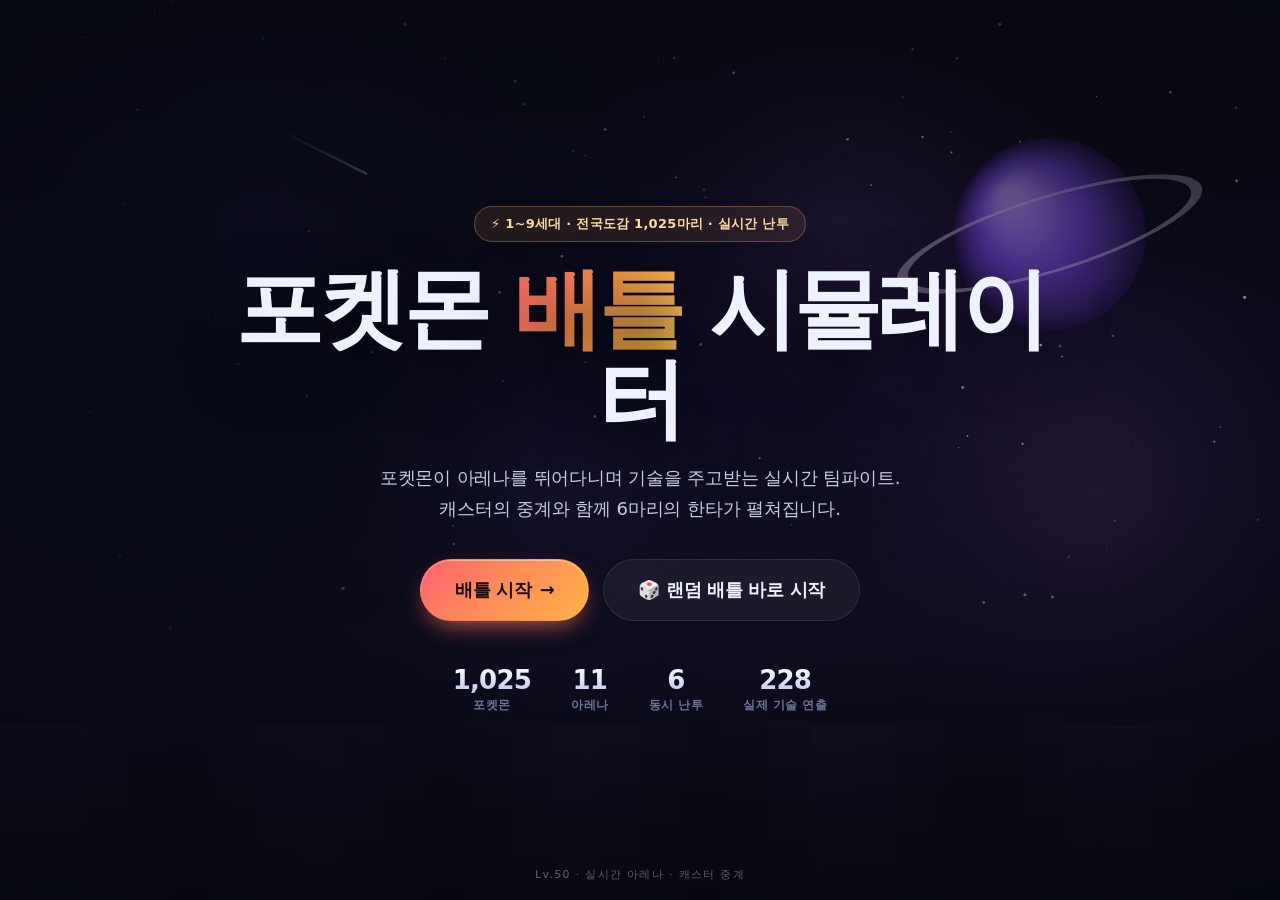
<file: index.html>
<!doctype html>
<html lang="ko">
<head>
<meta charset="utf-8">
<meta name="viewport" content="width=device-width, initial-scale=1, viewport-fit=cover">
<meta name="theme-color" content="#080b17">
<title>포켓몬 배틀 시뮬레이터 · Pokémon Battle Simulator</title>
<meta name="description" content="1~9세대 1,025마리 포켓몬이 2.5D 아레나를 뛰어다니며 실시간으로 난투하는 배틀 시뮬레이터. 최대 6마리 동시 출격, 회피·말풍선·캐스터 중계, 11개 아레나, 5가지 날씨.">
<link rel="icon" href="data:image/svg+xml,<svg xmlns='http://www.w3.org/2000/svg' viewBox='0 0 100 100'><circle cx='50' cy='50' r='46' fill='%23fff' stroke='%230b1020' stroke-width='8'/><path d='M4 50h92' stroke='%230b1020' stroke-width='10'/><circle cx='50' cy='50' r='15' fill='%23ef4444' stroke='%230b1020' stroke-width='6'/></svg>">
<link rel="stylesheet" href="css/style.css?v=20261120c">
</head>
<body>
<div id="app">
  <!-- ================= 인트로 ================= -->
  <section id="screenIntro" class="screen active">
    <canvas id="heroCanvas" class="hero-canvas"></canvas>
    <div class="hero-veil"></div>
    <div class="hero-content">
      <div class="hero-badge">⚡ 1~9세대 · 전국도감 1,025마리 · 실시간 난투</div>
      <h1 class="hero-title">포켓몬 <span>배틀</span> 시뮬레이터</h1>
      <p class="hero-sub">포켓몬이 아레나를 뛰어다니며 기술을 주고받는 실시간 팀파이트.<br>캐스터의 중계와 함께 6마리의 한타가 펼쳐집니다.</p>
      <div class="hero-actions">
        <button id="startBtn" class="btn btn-primary btn-xl">배틀 시작 <span class="arrow">→</span></button>
        <button id="quickBtn" class="btn btn-ghost btn-xl">🎲 랜덤 배틀 바로 시작</button>
      </div>
      <div class="hero-feats">
        <div class="feat"><b>1,025</b><span>포켓몬</span></div>
        <div class="feat"><b>11</b><span>아레나</span></div>
        <div class="feat"><b>6</b><span>동시 난투</span></div>
        <div class="feat"><b>228</b><span>실제 기술 연출</span></div>
      </div>
    </div>
    <div class="hero-scroll">Lv.50 · 실시간 아레나 · 캐스터 중계</div>
  </section>

  <!-- ================= 설정 ================= -->
  <section id="screenSetup" class="screen">
    <header class="setup-head">
      <button class="brand" id="brandHome" aria-label="처음으로">
        <span class="ball"></span><b>배틀 시뮬레이터</b>
      </button>
      <nav class="stepper" id="stepper">
        <button class="step-btn active" data-step="0"><i>1</i><span>대결 방식</span></button>
        <button class="step-btn" data-step="1"><i>2</i><span>장소</span></button>
        <button class="step-btn" data-step="2"><i>3</i><span>날씨</span></button>
        <button class="step-btn" data-step="3"><i>4</i><span>포켓몬</span></button>
        <button class="step-btn" data-step="4"><i>5</i><span>프리뷰</span></button>
      </nav>
      <button class="icon-btn" id="soundBtn" aria-label="소리 켜기/끄기" title="소리">🔊</button>
    </header>

    <main class="setup-body">
      <!-- STEP 1 -->
      <section class="panel step-panel" id="stepMode">
        <div class="panel-head">
          <span class="kicker">STEP 1</span>
          <h2>어떤 방식으로 싸울까요?</h2>
          <p>팀 규모를 정하면 포켓몬 선택 칸이 맞춰집니다. <b>전원이 한꺼번에 출격</b>해 아레나에서 실시간으로 난투합니다 — 교대 없는 팀파이트입니다.</p>
        </div>
        <div class="mode-grid">
          <button class="mode-card" data-mode="1">
            <div class="mode-art"><span class="mode-num">1</span><span class="mode-vs">vs</span><span class="mode-num">1</span></div>
            <h3>1 대 1</h3>
            <p>아레나 한가운데 1:1. 상성과 회피 한 번에 모든 것이 걸린 승부.</p>
            <span class="pick-tag">추천 · 빠른 승부</span>
          </button>
          <button class="mode-card" data-mode="2">
            <div class="mode-art"><span class="mode-num">2</span><span class="mode-vs">vs</span><span class="mode-num">2</span></div>
            <h3>2 대 2</h3>
            <p><b>4마리가 동시에</b> 뛰어듭니다. 둘로 갈라 치고, 한 점에 모아 한타를 엽니다.</p>
            <span class="pick-tag">균형 · 4마리 난투</span>
          </button>
          <button class="mode-card" data-mode="3">
            <div class="mode-art"><span class="mode-num">3</span><span class="mode-vs">vs</span><span class="mode-num">3</span></div>
            <h3>3 대 3</h3>
            <p><b>6마리 전원 출격.</b> 광역기와 회피가 뒤엉키는 풀 한타. 팀 조합이 승패를 가릅니다.</p>
            <span class="pick-tag">추천 · 6마리 한타</span>
          </button>
        </div>
      </section>

      <!-- STEP 2 -->
      <section class="panel step-panel" id="stepStage">
        <div class="panel-head">
          <span class="kicker">STEP 2</span>
          <h2>어디에서 싸울까요?</h2>
          <p>11개 장소마다 아레나 바닥·경계선·장식이 다릅니다. 포켓몬이 실제로 뛰어다닐 2.5D 전장이 그대로 펼쳐집니다.</p>
        </div>
        <div class="stage-grid" id="stageGrid"></div>
      </section>

      <!-- STEP 3 -->
      <section class="panel step-panel" id="stepWeather">
        <div class="panel-head">
          <span class="kicker">STEP 3</span>
          <h2>날씨는 어떤가요?</h2>
          <p>날씨는 연출뿐 아니라 실제 배틀 위력과 턴 데미지에도 반영됩니다.</p>
        </div>
        <div class="weather-wrap">
          <div class="weather-grid" id="weatherGrid"></div>
          <div class="weather-preview">
            <canvas id="weatherPreview"></canvas>
            <div class="wp-label" id="wpLabel">맑음 · 특별한 보정 없음</div>
          </div>
        </div>
      </section>

      <!-- STEP 4 -->
      <section class="panel step-panel" id="stepPick">
        <div class="panel-head">
          <span class="kicker">STEP 4</span>
          <h2>포켓몬을 골라주세요</h2>
          <p>레벨은 <b>모두 Lv.50</b>으로 통일됩니다. 검색·세대·타입 필터로 1,025마리 중에서 고르세요.</p>
        </div>
        <div class="pick-toolbar">
          <div class="pick-count" id="pickCount">내 팀 0 / 1</div>
          <div class="pick-actions">
            <button class="btn btn-ghost sm" id="randomBoth">🎲 랜덤 팀 채우기</button>
            <button class="btn btn-ghost sm" id="clearBoth">전체 비우기</button>
          </div>
        </div>
        <div class="team-board">
          <div class="team-panel team-a">
            <div class="team-head"><span class="dot"></span><b>내 팀</b><span class="team-sub">PLAYER</span>
              <button class="mini-btn" id="randomA" title="내 팀 랜덤">🎲</button>
            </div>
            <div class="slots" id="teamA"></div>
          </div>
          <div class="vs-divider"><span>VS</span></div>
          <div class="team-panel team-b">
            <div class="team-head"><span class="dot"></span><b>상대 팀</b><span class="team-sub">RIVAL</span>
              <button class="mini-btn" id="randomB" title="상대 팀 랜덤">🎲</button>
            </div>
            <div class="slots" id="teamB"></div>
          </div>
        </div>
      </section>

      <!-- STEP 5 -->
      <section class="panel step-panel" id="stepPreview">
        <div class="panel-head row">
          <div>
            <span class="kicker">STEP 5</span>
            <h2>전투 준비 완료</h2>
            <p id="previewSummary">양 팀의 능력치와 상성을 비교해 보세요.</p>
          </div>
          <div class="preview-meta" id="previewMeta"></div>
        </div>
        <div class="preview-teams" id="previewTeams"></div>
        <div class="preview-main">
          <div class="card radar-card">
            <div class="card-head">
              <h3>능력치 비교</h3>
              <div class="matchup-tabs" id="matchupTabs"></div>
            </div>
            <div class="radar-wrap">
              <canvas id="radarCanvas" width="520" height="420"></canvas>
            </div>
            <div class="stat-bars" id="statBars"></div>
          </div>
          <div class="card analysis-card">
            <div class="card-head"><h3>상성 · 승률 분석</h3></div>
            <div class="winrate" id="winRate"></div>
            <div class="type-analysis" id="typeAnalysis"></div>
            <button class="btn btn-primary btn-lg" id="startBattle">전투 시작! <span class="arrow">⚔</span></button>
            <p class="tiny">실시간 아레나 난투 · 배속 0.5x · 0.75x · 1x · 1.5x · 2x · 3x · 일시정지 지원</p>
          </div>
        </div>
      </section>
    </main>

    <footer class="setup-foot">
      <button class="btn btn-ghost" id="navPrev">← 이전</button>
      <div class="foot-hint" id="footHint"></div>
      <button class="btn btn-primary" id="navNext">다음 →</button>
    </footer>
  </section>

  <!-- ================= 배틀 ================= -->
  <section id="screenBattle" class="screen">
    <div class="battle-layout">
      <div class="stage-wrap" id="stageWrap">
        <canvas id="sceneCanvas"></canvas>
        <canvas id="arenaCanvas"></canvas>

        <!-- 상단 캐스터 · 해설 중계 -->
        <div class="cast-bar" id="castBar">
          <div class="cast-talent">
            <span class="ct-ava">🎙️</span>
            <div class="ct-id"><b>민서</b><i>캐스터</i></div>
          </div>
          <div class="cast-lines" id="castLines">
            <div class="cast-empty">중계 준비 중…</div>
          </div>
          <div class="cast-talent right">
            <span class="ct-ava">🧠</span>
            <div class="ct-id"><b>도현</b><i>해설</i></div>
          </div>
        </div>

        <div class="stage-top">
          <div class="weather-chip" id="weatherChip">☀️ 맑음</div>
          <div class="turn-chip" id="turnChip">00:00</div>
          <div class="mode-chip" id="modeChip">1 : 1 난투</div>
          <div class="battle-tools">
            <div class="speed-group" id="speedGroup" role="group" aria-label="전투 속도">
              <button data-speed="0.5" title="아주 천천히">0.5x</button>
              <button data-speed="0.75" title="천천히">0.75x</button>
              <button data-speed="1" class="on" title="기본">1x</button>
              <button data-speed="1.5" title="빠르게">1.5x</button>
              <button data-speed="2" title="매우 빠르게">2x</button>
              <button data-speed="3" title="최고 속도">3x</button>
            </div>
            <button class="tool-btn" id="pauseBtn" title="일시정지">⏸</button>
          </div>
        </div>

        <div class="team-hud team-hud-a" id="teamHudA"></div>
        <div class="team-hud team-hud-b" id="teamHudB"></div>

        <div class="banner" id="banner"></div>
        <div class="stage-hitstop" id="hitstop"></div>
      </div>

      <aside class="battle-side">
        <div class="side-block rosters">
          <div class="roster" id="rosterA"><b>내 팀</b><div class="roster-list"></div></div>
          <div class="roster" id="rosterB"><b>상대 팀</b><div class="roster-list"></div></div>
        </div>
        <div class="side-block log-block">
          <div class="log-head"><b>배틀 로그</b><span id="logCount"></span></div>
          <div class="battle-log" id="battleLog"></div>
        </div>
        <div class="side-block battle-actions">
          <button class="btn btn-ghost sm" id="battleSkip">결과 바로 보기 ⏭</button>
          <button class="btn btn-ghost sm" id="battleQuit">설정으로 돌아가기</button>
        </div>
      </aside>
    </div>

    <!-- 결과 -->
    <div class="result-overlay" id="resultOverlay">
      <div class="result-card">
        <div class="result-crown" id="resultCrown">👑</div>
        <h2 id="winnerTitle">승리!</h2>
        <p id="resultSub">배틀이 끝났습니다</p>
        <div class="result-mvp" id="mvpBox"></div>
        <div class="result-stats" id="statsTable"></div>
        <details class="result-log-wrap">
          <summary>전투 로그 보기</summary>
          <div class="result-log" id="resultLog"></div>
        </details>
        <div class="result-actions">
          <button class="btn btn-primary" id="againBtn">다시 배틀</button>
          <button class="btn btn-ghost" id="setupBtn">설정 바꾸기</button>
        </div>
      </div>
    </div>
  </section>

  <!-- ================= 포켓몬 선택 모달 ================= -->
  <div class="modal" id="picker" aria-hidden="true">
    <div class="modal-card">
      <div class="modal-head">
        <div>
          <span class="kicker">POKÉDEX</span>
          <h3 id="pickerTitle">포켓몬 선택</h3>
        </div>
        <button class="icon-btn" id="pickerClose" aria-label="닫기">✕</button>
      </div>
      <div class="picker-controls">
        <div class="search-box">
          <span>🔍</span>
          <input id="pickerSearch" type="search" placeholder="이름 또는 도감번호 (예: 피카츄, 25)" autocomplete="off">
        </div>
        <button class="btn btn-ghost sm" id="pickerRandom">🎲 이 칸 랜덤</button>
      </div>
      <div class="chip-row" id="genChips"></div>
      <div class="chip-row" id="typeChips"></div>
      <div class="picker-grid" id="pickerGrid"></div>
      <div class="picker-foot"><span id="pickerCount">1,025마리</span><span class="tiny">클릭하면 선택한 칸에 배치됩니다.</span></div>
    </div>
  </div>

  <div class="toast" id="toast"></div>
</div>

<script type="module" src="js/main.js?v=20261120c"></script>
</body>
</html>
</file>
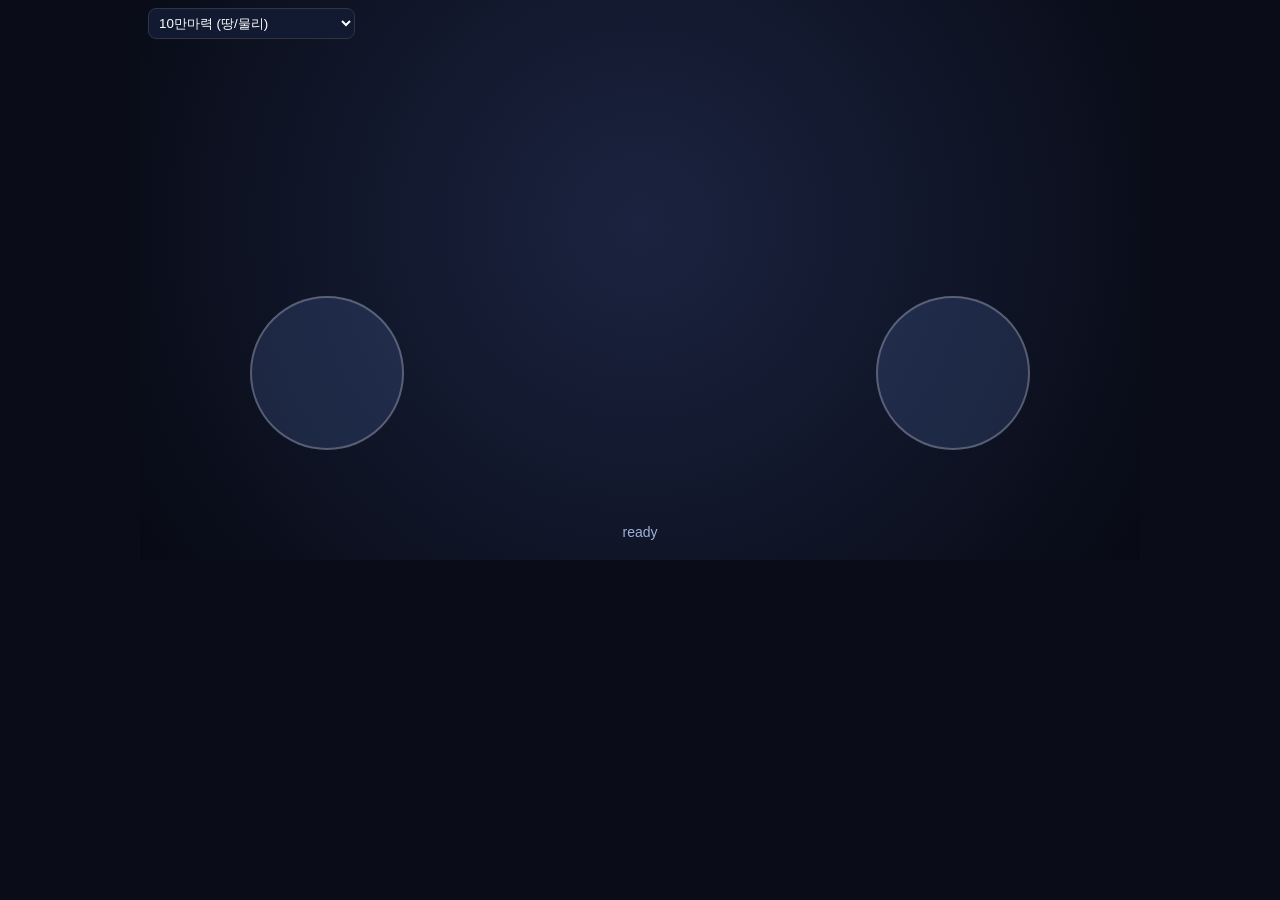
<file: tools/fx_gallery.html>
<!doctype html>
<html lang="ko">
<head>
<meta charset="utf-8">
<title>FX Gallery</title>
<style>
  html,body{margin:0;background:#0a0d18;color:#fff;font-family:sans-serif;overflow:hidden}
  #wrap{position:relative;width:1000px;height:560px;margin:0 auto;background:radial-gradient(circle at 50% 40%, #1b2340, #070a14);}
  canvas{position:absolute;inset:0;width:100%;height:100%}
  .mon{position:absolute;width:150px;height:150px;border-radius:50%;border:2px solid rgba(255,255,255,.25);background:rgba(120,160,255,.15);bottom:110px}
  #a{left:110px} #b{right:110px}
  .lbl{position:absolute;bottom:20px;left:0;right:0;text-align:center;font-size:14px;color:#9fb0d8}
  #sel{position:absolute;top:8px;left:8px;z-index:5;background:#111a30;color:#fff;border:1px solid #334;padding:6px;border-radius:8px}
</style>
</head>
<body>
<div id="wrap">
  <canvas id="fx"></canvas>
  <div class="mon" id="a"></div>
  <div class="mon" id="b"></div>
  <select id="sel"></select>
  <div class="lbl" id="lbl">ready</div>
</div>
<script type="module">
import { FX } from '../js/fx.js';
import { DATA } from '../js/data.js';
const fx = new FX(document.getElementById('fx'));
const sel = document.getElementById('sel');
const lbl = document.getElementById('lbl');
const ids = Object.keys(DATA.moves);
ids.sort((x,y)=>DATA.moves[x].n.localeCompare(DATA.moves[y].n,'ko'));
ids.forEach(id=>{ const o=document.createElement('option'); o.value=id; o.textContent=`${DATA.moves[id].n} (${DATA.moves[id].t}/${DATA.moves[id].c})`; sel.appendChild(o); });
const pos = (id)=>{ const r=document.getElementById(id).getBoundingClientRect(); return {x:r.left+r.width/2, y:r.top+r.height/2}; };
window.castMove = async (mid, speed=1) => {
  const mv = DATA.moves[String(mid)];
  sel.value = String(mid);
  lbl.textContent = mv.n + ' casting…';
  const r = await fx.cast(mv, pos('a').x?pos('a'):{x:200,y:300}, pos('b').x?pos('b'):{x:800,y:300}, { speed: ()=>speed, onImpact:()=>{ lbl.textContent = mv.n + ' IMPACT'; window.__impacted = (window.__impacted||0)+1; } });
  lbl.textContent = mv.n + ' done';
};
window.castByName = (name, speed=1) => {
  const id = ids.find(i=>DATA.moves[i].n===name) || ids.find(i=>DATA.moves[i].en===name);
  if(!id) { lbl.textContent='not found: '+name; return 'not found'; }
  return window.castMove(Number(id), speed);
};
window.ready = true;
</script>
</body>
</html>
</file>
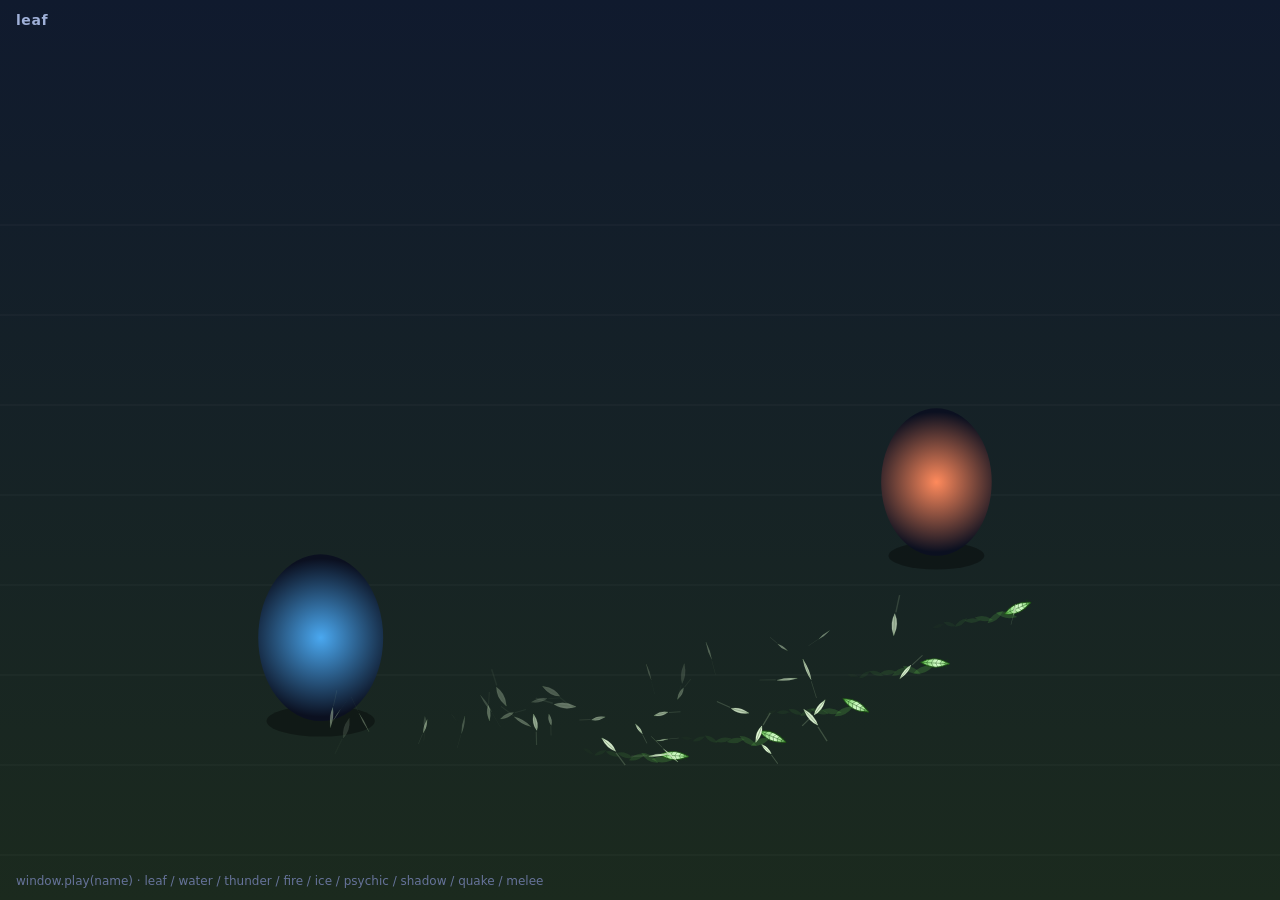
<file: tools/gimmick_gallery.html>
<!doctype html>
<html lang="ko">
<head>
<meta charset="utf-8">
<title>기믹 갤러리 · Arena FX</title>
<style>
  html,body{margin:0;background:#080b14;color:#dfe7fb;font-family:system-ui,sans-serif;overflow:hidden}
  #wrap{position:relative;width:100vw;height:100vh}
  canvas{position:absolute;inset:0;width:100%;height:100%}
  #lbl{position:absolute;left:16px;top:12px;font-size:14px;font-weight:800;letter-spacing:.04em;color:#9fb0d8;z-index:3}
  #hint{position:absolute;left:16px;bottom:12px;font-size:12px;color:#66739a;z-index:3}
</style>
</head>
<body>
<div id="wrap">
  <canvas id="cv"></canvas>
  <div id="lbl">ready</div>
  <div id="hint">window.play(name) · leaf / water / thunder / fire / ice / psychic / shadow / quake / melee</div>
</div>
<script type="module">
import { project } from '../js/arena-scenes.js';
import {
  drawProjectile, drawCast, drawHitState, drawZoneDecor, emitCastParticles,
  impactBurst, emitLeaves, emitWater, emitSpark, emitEmber, emitFrost, emitWisp, emitPoison, emitDust, drawParticle
} from '../js/fx-arena.js';

const cv = document.getElementById('cv');
const ctx = cv.getContext('2d');
const lbl = document.getElementById('lbl');
let W = 0, H = 0, dpr = 1;
function resize() {
  dpr = Math.min(2, devicePixelRatio || 1);
  W = cv.clientWidth; H = cv.clientHeight;
  cv.width = W * dpr; cv.height = H * dpr;
  ctx.setTransform(dpr, 0, 0, dpr, 0, 0);
}
addEventListener('resize', resize);

const state = { t: 0, fx: [], parts: [], proj: [], hits: [], mode: 'leaf', clock: 0 };
const cam = { W: 0, H: 0, unit: 0, small: false, project, t: 0 };

const FIGHTERS = [
  { x: .26, y: .74, side: 'A', body: '#4aa8f0', label: 'A' },
  { x: .74, y: .5, side: 'B', body: '#ff8a5c', label: 'B' }
];

function fighterArt(f) {
  const p = project(f.x, f.y, W, H);
  const h = cam.unit * p.s;
  ctx.save();
  ctx.translate(p.x, p.y);
  ctx.fillStyle = 'rgba(0,0,0,.35)';
  ctx.beginPath(); ctx.ellipse(0, 0, h * .26, h * .075, 0, 0, Math.PI * 2); ctx.fill();
  const g = ctx.createRadialGradient(0, -h * .4, 0, 0, -h * .4, h * .38);
  g.addColorStop(0, f.body); g.addColorStop(1, '#0b1020');
  ctx.fillStyle = g;
  ctx.beginPath(); ctx.ellipse(0, -h * .4, h * .3, h * .4, 0, 0, Math.PI * 2); ctx.fill();
  ctx.restore();
  return { p, h };
}

function addFx(o) { state.fx.push({ t: 0, dur: .6, ...o }); }

function play(name) {
  state.mode = name; state.t = 0; state.fx = []; state.parts = []; state.proj = []; state.hits = [];
  lbl.textContent = name;
  const A = FIGHTERS[0], B = FIGHTERS[1];
  const p = project(A.x, A.y, W, H), q = project(B.x, B.y, W, H);
  switch (name) {
    case 'leaf': {
      for (let i = 0; i < 5; i++) {
        state.proj.push({
          x: A.x, y: A.y, vx: .55, vy: -.16 + i * .07, spec: { shape: 'leaf', color: '#5fc24a', second: '#d9ffcf', kind: 'volley' },
          move: { t: '풀' }, _delay: i * .12, life: 2
        });
      }
      break;
    }
    case 'leafslash':
      addFx({ fx: 'slash', kind: 'slash', shape: 'leaf', type: '풀', color: '#5fc24a', second: '#eaffdf', x: A.x, y: A.y, tx: B.x, ty: B.y, dur: .5 });
      state.hits.push({ f: B, t: 0, type: '풀', color: '#5fc24a' });
      emitLeaves(state.parts, q.x, q.y - cam.unit * .3, 0, Math.PI, 18, '#5fc24a', '#eaffdf', 240, 9);
      break;
    case 'water':
      addFx({ fx: 'stream', kind: 'stream', shape: 'water', type: '물', color: '#2f8fe6', second: '#c8ecff', x: A.x, y: A.y, tx: B.x, ty: B.y, dur: .75, big: true });
      break;
    case 'thunder':
      addFx({ fx: 'bolt', kind: 'bolt', type: '전기', color: '#ffd93b', second: '#fffbe0', x: B.x, y: B.y, tx: B.x, ty: B.y, dur: .7, big: true });
      state.hits.push({ f: B, t: 0, type: '전기', color: '#ffd93b' });
      break;
    case 'fire':
      addFx({ fx: 'stream', kind: 'stream', shape: 'flame', type: '불꽃', color: '#ff6a2b', second: '#ffd166', x: A.x, y: A.y, tx: B.x, ty: B.y, dur: .8, big: true });
      state.hits.push({ f: B, t: 0, type: '불꽃', color: '#ff6a2b' });
      break;
    case 'ice':
      addFx({ fx: 'beam', kind: 'beam', shape: 'ice', type: '얼음', color: '#66d9e8', second: '#ffffff', x: A.x, y: A.y, tx: B.x, ty: B.y, dur: .7, big: true });
      state.hits.push({ f: B, t: 0, type: '얼음', color: '#66d9e8' });
      break;
    case 'psychic':
      addFx({ fx: 'wave', kind: 'wave', shape: 'orb', type: '에스퍼', color: '#ff6fae', second: '#ffd8ea', x: B.x, y: B.y, tx: B.x, ty: B.y, dur: .8 });
      state.hits.push({ f: B, t: 0, type: '에스퍼', color: '#ff6fae' });
      break;
    case 'shadow':
      addFx({ fx: 'burst', kind: 'burst', shape: 'shadow', type: '고스트', color: '#7a5fd8', second: '#d8ccff', x: B.x, y: B.y, tx: B.x, ty: B.y, dur: .7, big: true });
      state.hits.push({ f: B, t: 0, type: '고스트', color: '#7a5fd8' });
      break;
    case 'quake':
      addFx({ fx: 'zone', kind: 'quake', type: '땅', color: '#c9a06a', second: '#f0e6dc', x: B.x, y: B.y, r: .26, dur: .5 });
      impactBurst(state.parts, q.x, q.y, '땅', '#c9a06a', true, 1.2);
      break;
    case 'melee':
      addFx({ fx: 'rush', kind: 'rush', shape: 'spark', type: '전기', color: '#ffd93b', second: '#fffbe0', x: A.x, y: A.y, tx: B.x, ty: B.y, dur: .45 });
      state.hits.push({ f: B, t: 0, type: '전기', color: '#ffd93b' });
      break;
  }
}
window.play = play;
// 특정 시점으로 고정해서 스크린샷 (연출 평가용)
window.snap = (name, tTarget = .25) => {
  play(name);
  state.frozen = false;
  let acc = 0;
  while (acc < tTarget) { frame(1 / 60); acc += 1 / 60; }
  state.frozen = true;
  lbl.textContent = name + ' @' + tTarget.toFixed(2) + 's';
};

function frame(dt) {
  state.clock += dt;
  cam.W = W; cam.H = H; cam.unit = Math.max(90, Math.min(W * .15, H * .22)); cam.t = state.clock;
  ctx.clearRect(0, 0, W, H);
  // 바닥
  const g = ctx.createLinearGradient(0, 0, 0, H);
  g.addColorStop(0, '#101a2e'); g.addColorStop(1, '#1b2a1e');
  ctx.fillStyle = g; ctx.fillRect(0, 0, W, H);
  ctx.strokeStyle = 'rgba(255,255,255,.05)';
  for (let i = 0; i < 8; i++) { ctx.beginPath(); ctx.moveTo(0, H * .25 + i * H * .1); ctx.lineTo(W, H * .25 + i * H * .1); ctx.stroke(); }

  for (const f of FIGHTERS) fighterArt(f);

  // 투사체
  for (const pr of state.proj) {
    if (pr._delay > 0) { pr._delay -= dt; continue; }
    pr.x += pr.vx * dt; pr.y += pr.vy * dt; pr.life -= dt;
    drawProjectile(ctx, pr, cam);
    if (Math.random() < .25) emitLeaves(state.parts, project(pr.x, pr.y, W, H).x, project(pr.x, pr.y, W, H).y, Math.PI, .6, 1, '#5fc24a', '#eaffdf', 40, 5);
  }
  state.proj = state.proj.filter(p => p.life > 0 && p.x < 1.05);

  // 이펙트
  const keep = [];
  for (const fx of state.fx) {
    fx.t += dt; const k = fx.t / fx.dur;
    if (k >= 1) continue;
    emitCastParticles(state.parts, fx, k, cam);
    drawCast(ctx, fx, k, cam);
    keep.push(fx);
  }
  state.fx = keep;

  // 피격 상태
  for (const h of state.hits) {
    h.t += dt;
    const f = h.f;
    const pr = project(f.x, f.y, W, H);
    const hh = cam.unit * pr.s;
    drawHitState(ctx, {
      hitFx: { type: h.type, t: h.t, dur: .8, color: h.color, second: '#ffffff' },
      status: null, alive: true
    }, cam, pr.x, pr.y, hh, 0, state.clock);
  }

  // 입자
  for (const p of state.parts) {
    p.life -= dt; p.x += p.vx * dt; p.y += p.vy * dt;
    p.vy += 320 * (p.grav === undefined ? 1 : p.grav) * dt;
    const drag = p.drag === undefined ? .96 : p.drag;
    p.vx *= drag; p.vy *= Math.min(.995, drag + .02);
    if (p.vr) p.rot = (p.rot || 0) + p.vr * dt;
    const a = Math.max(0, Math.min(1, p.life / p.max));
    ctx.save();
    drawParticle(ctx, p, a, state.clock);
    ctx.restore();
  }
  state.parts = state.parts.filter(p => p.life > 0);
}

resize();
play('leaf');
let last = performance.now();
function loop(ts) {
  const dt = Math.min(.05, (ts - last) / 1000); last = ts;
  if (!state.frozen) {
    try { frame(dt); } catch (e) { lbl.textContent = 'ERR ' + e.message + ' @ ' + (e.stack || '').split('\n')[1]; }
  }
  requestAnimationFrame(loop);
}
requestAnimationFrame(loop);
</script>
</body>
</html>
</file>
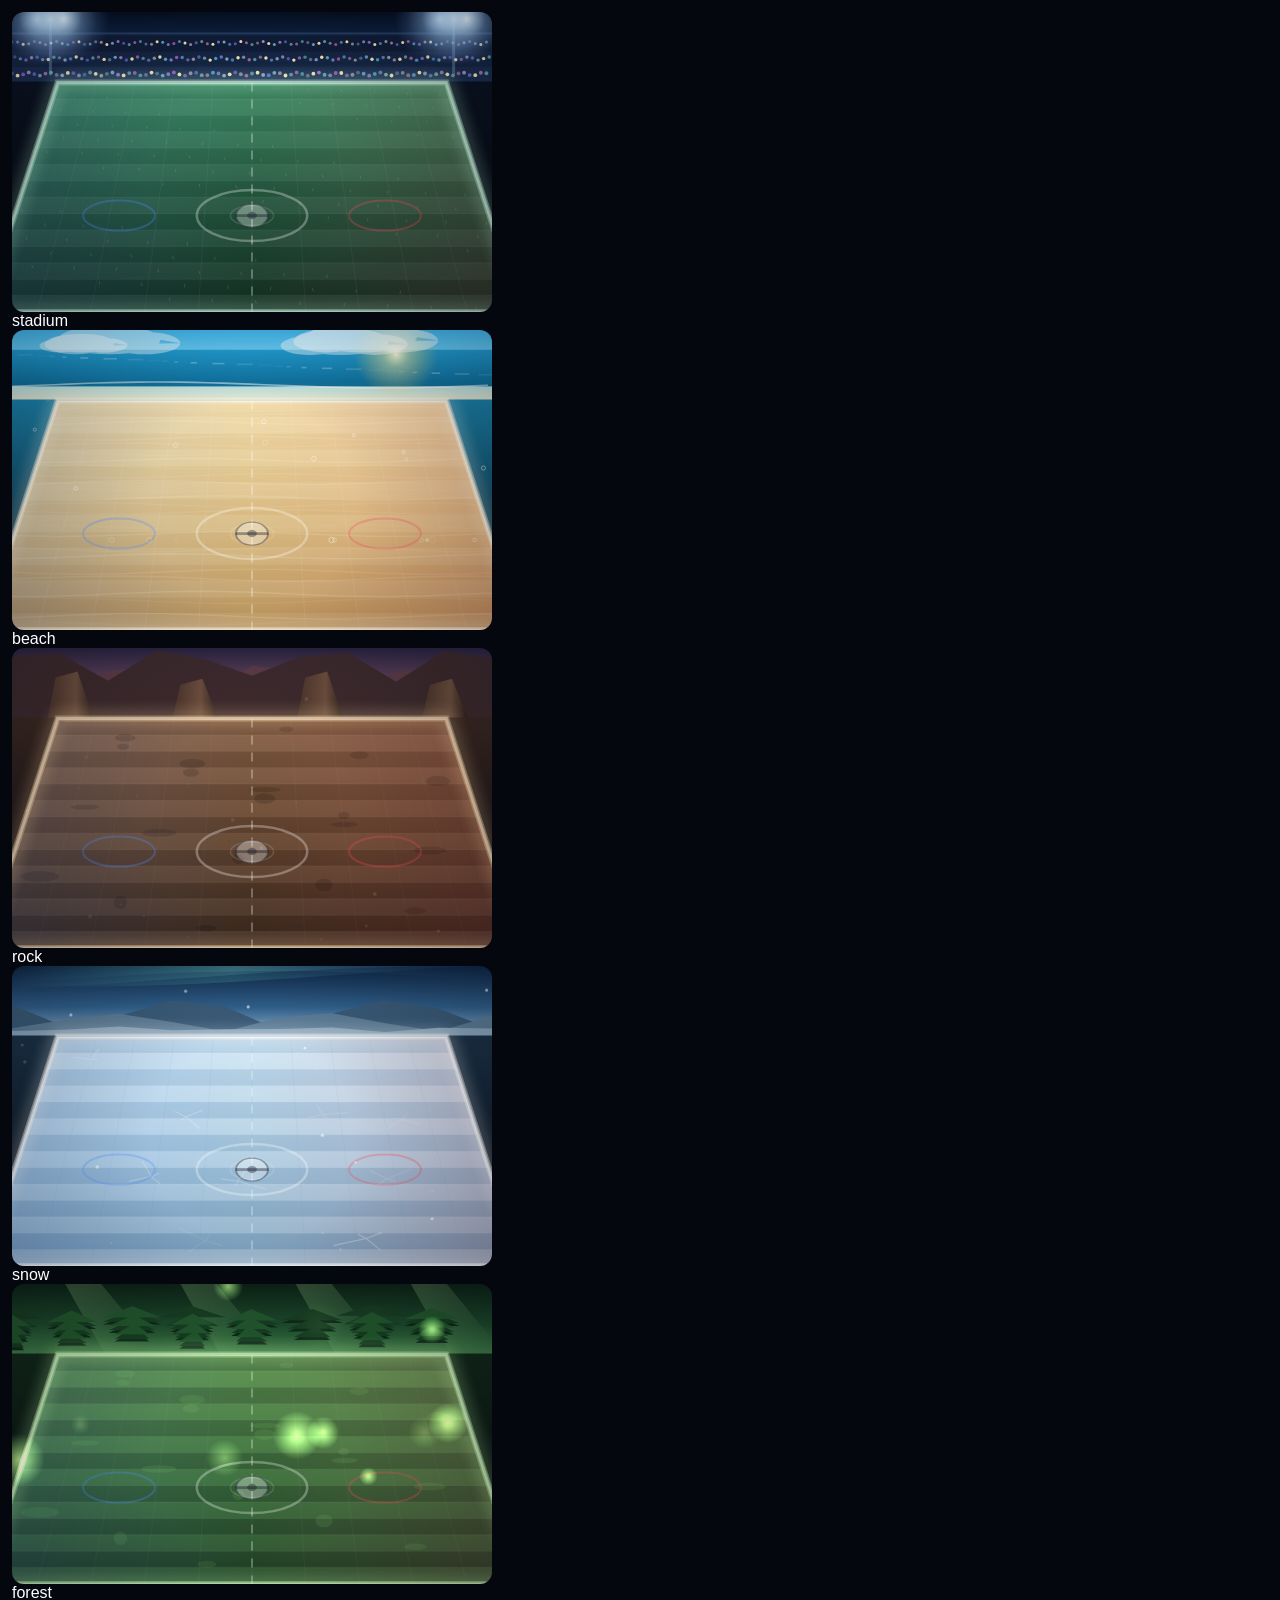
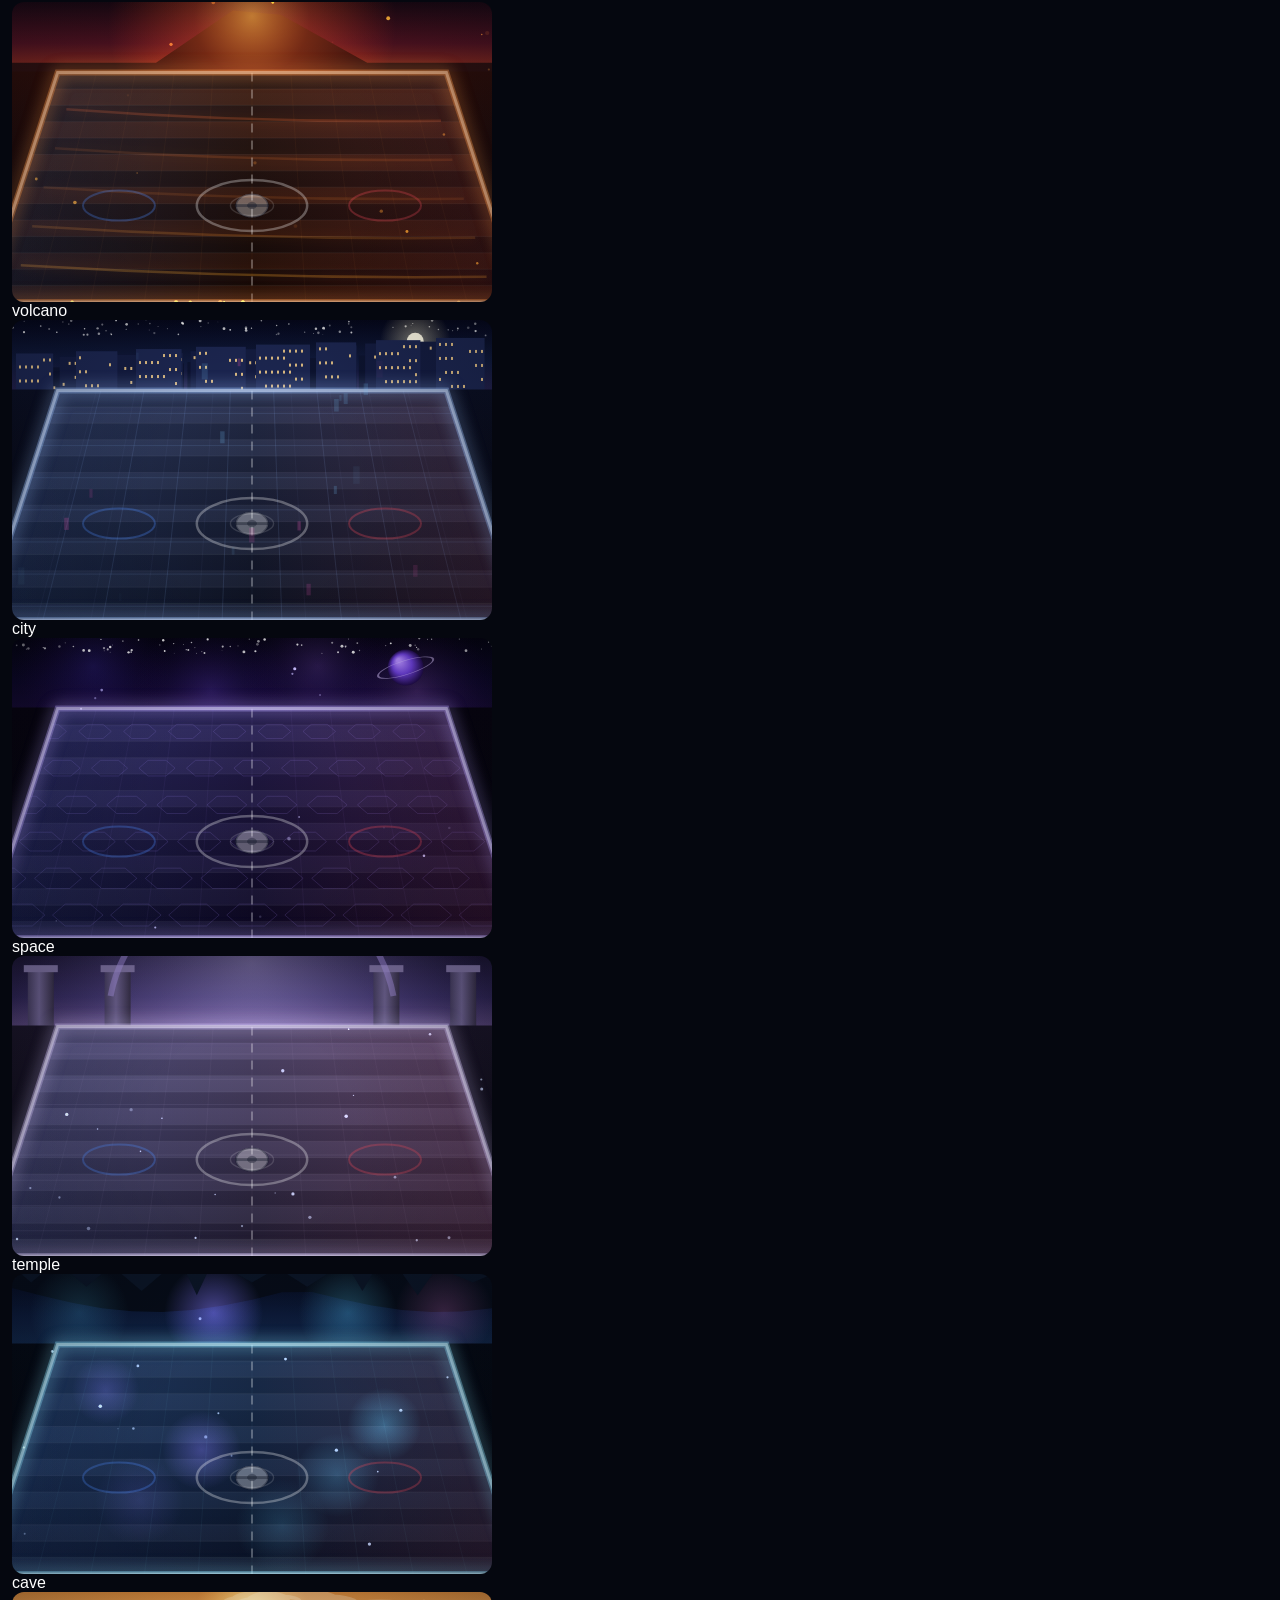
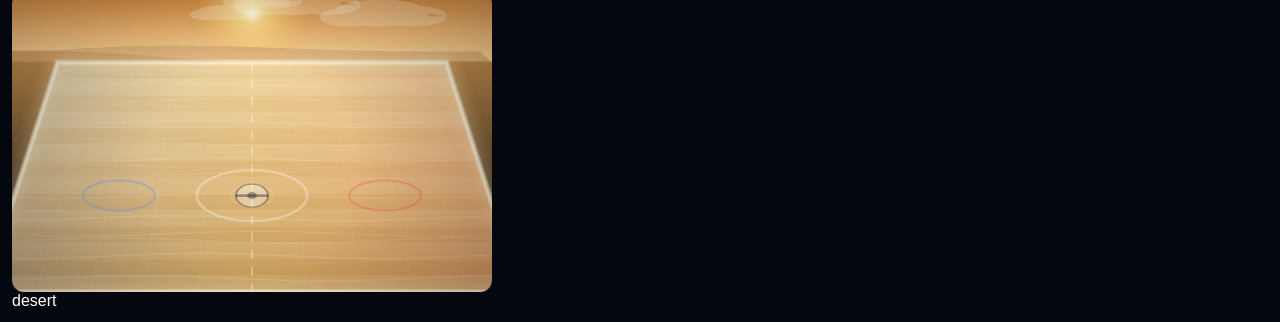
<file: tools/scene_gallery.html>
<!doctype html><meta charset="utf-8">
<style>body{margin:0;background:#05070f;color:#fff;font-family:sans-serif;display:grid;grid-template-columns:repeat(3,480px);gap:12px;padding:12px}#g canvas{width:480px;height:300px;border-radius:12px;display:block}</style>
<div id="g"></div>
<script type="module">
import { ArenaScene, ARENA_STAGES } from '../js/arena-scenes.js';
const g=document.getElementById('g');
const scenes=[];
for (const id of Object.keys(ARENA_STAGES)) {
  const d=document.createElement('div');
  d.innerHTML=`<canvas></canvas><div>${id}</div>`;
  g.appendChild(d);
  scenes.push(new ArenaScene(d.querySelector('canvas'), id, 'clear', false, true));
}
window.__scenes=scenes;
window.ready=true;
</script>
</file>
<file: css/style.css>
/* ============================================================================
   포켓몬 배틀 시뮬레이터 — 스타일
   ========================================================================== */
:root {
  --bg: #070a14;
  --bg2: #0c1122;
  --panel: rgba(18, 24, 44, .72);
  --panel-solid: #131a30;
  --line: rgba(255, 255, 255, .09);
  --line-strong: rgba(255, 255, 255, .18);
  --text: #eef2ff;
  --muted: #96a0c2;
  --dim: #69749a;
  --red: #f04b5a;
  --blue: #4d8dff;
  --gold: #ffcf5c;
  --green: #4fd18b;
  --shadow: 0 24px 60px -20px rgba(0, 0, 0, .8);
  --r-lg: 24px;
  --r-md: 16px;
  --r-sm: 10px;
  --font: "Pretendard", -apple-system, BlinkMacSystemFont, "Apple SD Gothic Neo", "Malgun Gothic", "Noto Sans KR", system-ui, sans-serif;
}

* { box-sizing: border-box; -webkit-tap-highlight-color: transparent; }
html, body { margin: 0; padding: 0; }
html { scroll-behavior: smooth; }
body {
  font-family: var(--font);
  background: var(--bg);
  color: var(--text);
  min-height: 100vh;
  overflow-x: hidden;
  -webkit-font-smoothing: antialiased;
  letter-spacing: -.01em;
}
body::before {
  content: ""; position: fixed; inset: 0; z-index: -2;
  background:
    radial-gradient(1100px 600px at 12% -10%, rgba(77, 141, 255, .18), transparent 60%),
    radial-gradient(900px 700px at 95% 0%, rgba(240, 75, 90, .14), transparent 60%),
    radial-gradient(700px 600px at 50% 110%, rgba(120, 80, 255, .12), transparent 60%),
    linear-gradient(180deg, #070a14 0%, #080b16 60%, #05070f 100%);
}
body::after {
  content: ""; position: fixed; inset: 0; z-index: -1; pointer-events: none; opacity: .35;
  background-image: linear-gradient(rgba(255,255,255,.025) 1px, transparent 1px), linear-gradient(90deg, rgba(255,255,255,.025) 1px, transparent 1px);
  background-size: 64px 64px;
  mask-image: radial-gradient(ellipse at 50% 40%, #000 30%, transparent 75%);
}
button { font-family: inherit; color: inherit; border: none; background: none; cursor: pointer; }
img { display: block; max-width: 100%; }
input { font-family: inherit; }
h1, h2, h3, h4 { margin: 0; line-height: 1.18; letter-spacing: -.03em; }
p { margin: 0; }
::selection { background: rgba(77, 141, 255, .4); }

/* 스크롤바 */
::-webkit-scrollbar { width: 10px; height: 10px; }
::-webkit-scrollbar-track { background: transparent; }
::-webkit-scrollbar-thumb { background: rgba(255,255,255,.14); border-radius: 10px; border: 2px solid transparent; background-clip: padding-box; }
::-webkit-scrollbar-thumb:hover { background: rgba(255,255,255,.26); background-clip: padding-box; }

/* ---------------- 스크린 ---------------- */
.screen {
  display: none; min-height: 100vh; width: 100%;
  position: relative;
}
.screen.active { display: flex; flex-direction: column; animation: screenIn .45s cubic-bezier(.22,.9,.3,1); }
@keyframes screenIn { from { opacity: 0; transform: translateY(14px); } to { opacity: 1; transform: none; } }

/* ---------------- 버튼 ---------------- */
.btn {
  display: inline-flex; align-items: center; justify-content: center; gap: 8px;
  border-radius: 999px; font-weight: 800; letter-spacing: -.02em;
  padding: 12px 22px; font-size: 15px; transition: transform .16s, box-shadow .2s, background .2s, border-color .2s, opacity .2s;
  border: 1px solid transparent; white-space: nowrap;
}
.btn:active { transform: scale(.97); }
.btn-primary {
  background: linear-gradient(135deg, #ff5f6d 0%, #ff8a5b 45%, #ffb347 100%);
  color: #1a0d08; box-shadow: 0 10px 26px -10px rgba(255, 120, 80, .9), inset 0 1px 0 rgba(255,255,255,.4);
}
.btn-primary:hover { box-shadow: 0 16px 34px -12px rgba(255, 120, 80, 1); transform: translateY(-1px); }
.btn-ghost { background: rgba(255,255,255,.055); border-color: var(--line); color: var(--text); backdrop-filter: blur(8px); }
.btn-ghost:hover { background: rgba(255,255,255,.1); border-color: var(--line-strong); }
.btn-lg { padding: 16px 30px; font-size: 17px; }
.btn-xl { padding: 18px 34px; font-size: 18px; }
.btn.sm { padding: 8px 14px; font-size: 13px; }
.btn[disabled] { opacity: .35; pointer-events: none; }
.btn .arrow { font-weight: 900; transition: transform .2s; }
.btn:hover .arrow { transform: translateX(3px); }
.icon-btn {
  width: 40px; height: 40px; border-radius: 12px; display: grid; place-items: center;
  background: rgba(255,255,255,.05); border: 1px solid var(--line); color: var(--text); font-size: 16px;
  transition: background .2s, transform .2s;
}
.icon-btn:hover { background: rgba(255,255,255,.12); }
.mini-btn { width: 28px; height: 28px; border-radius: 9px; background: rgba(255,255,255,.07); font-size: 13px; }
.mini-btn:hover { background: rgba(255,255,255,.16); }

/* ---------------- 인트로 ---------------- */
#screenIntro { justify-content: center; align-items: center; overflow: hidden; }
.hero-canvas { position: absolute; inset: 0; width: 100%; height: 100%; }
.hero-veil {
  position: absolute; inset: 0;
  background:
    radial-gradient(900px 600px at 20% 40%, rgba(6,9,20,.86), rgba(6,9,20,.35) 60%, transparent 80%),
    linear-gradient(180deg, rgba(5,7,14,.75) 0%, rgba(5,7,14,.2) 35%, rgba(5,7,14,.9) 100%);
}
.hero-content { position: relative; z-index: 2; text-align: center; padding: 60px 24px 40px; max-width: 880px; }
.hero-badge {
  display: inline-flex; align-items: center; gap: 8px; font-size: 13px; font-weight: 800; color: #ffd9a3;
  background: rgba(255, 180, 90, .1); border: 1px solid rgba(255, 190, 110, .28);
  padding: 8px 16px; border-radius: 999px; letter-spacing: .02em;
  backdrop-filter: blur(6px);
}
.hero-title {
  font-size: clamp(40px, 7.2vw, 88px); font-weight: 900; margin: 22px 0 18px; line-height: 1.02;
  letter-spacing: -.045em; text-shadow: 0 20px 60px rgba(0,0,0,.6);
}
.hero-title span {
  background: linear-gradient(120deg, #ff5f6d 0%, #ff9a48 50%, #ffd45c 100%);
  -webkit-background-clip: text; background-clip: text; color: transparent;
}
.hero-sub { color: #c4cce6; font-size: clamp(14px, 1.7vw, 18px); line-height: 1.75; font-weight: 500; }
.hero-actions { display: flex; gap: 14px; justify-content: center; margin: 34px 0 44px; flex-wrap: wrap; }
.hero-feats { display: flex; gap: 40px; justify-content: center; }
.feat { display: flex; flex-direction: column; gap: 2px; }
.feat b { font-size: 26px; font-weight: 900; letter-spacing: -.03em; background: linear-gradient(180deg,#fff,#b9c6ea); -webkit-background-clip: text; background-clip: text; color: transparent; }
.feat span { font-size: 12px; color: var(--dim); font-weight: 700; letter-spacing: .04em; }
.hero-scroll { position: absolute; bottom: 18px; left: 0; right: 0; text-align: center; font-size: 11px; color: rgba(255,255,255,.35); letter-spacing: .12em; z-index: 2; }

/* ---------------- 설정 헤더 ---------------- */
#screenSetup { max-width: 1280px; margin: 0 auto; width: 100%; padding: 0 20px 140px; }
.setup-head {
  display: flex; align-items: center; gap: 20px; padding: 18px 0; position: sticky; top: 0; z-index: 30;
  background: linear-gradient(180deg, rgba(7,10,20,.96) 60%, rgba(7,10,20,0));
  backdrop-filter: blur(14px);
}
.brand { display: flex; align-items: center; gap: 10px; font-weight: 900; font-size: 16px; letter-spacing: -.03em; }
.ball {
  width: 26px; height: 26px; border-radius: 50%; position: relative; display: inline-block;
  background: linear-gradient(180deg, #f04b5a 0 46%, #f5f7ff 46% 54%, #e9ecf7 54% 100%);
  border: 2px solid #0a0d18; box-shadow: 0 0 0 2px rgba(255,255,255,.12), 0 6px 16px -6px rgba(240,75,90,.8);
  flex: none;
}
.ball::after { content: ""; position: absolute; inset: 0; margin: auto; width: 9px; height: 9px; border-radius: 50%; background: #f5f7ff; border: 2px solid #0a0d18; }
.stepper { display: flex; gap: 6px; margin-left: auto; background: rgba(255,255,255,.04); padding: 5px; border-radius: 999px; border: 1px solid var(--line); }
.step-btn {
  display: flex; align-items: center; gap: 8px; padding: 8px 14px; border-radius: 999px; font-size: 13px; font-weight: 700; color: var(--dim);
  transition: color .2s, background .2s;
}
.step-btn i {
  width: 20px; height: 20px; border-radius: 50%; display: grid; place-items: center; font-style: normal; font-size: 11px; font-weight: 900;
  background: rgba(255,255,255,.08); color: var(--dim);
}
.step-btn.active { background: rgba(255,255,255,.12); color: #fff; box-shadow: 0 6px 18px -10px rgba(0,0,0,.9); }
.step-btn.active i { background: linear-gradient(135deg, #ff5f6d, #ffb347); color: #1a0d08; }
.step-btn.done i { background: rgba(79, 209, 139, .2); color: var(--green); }

.setup-body { position: relative; min-height: 60vh; }
.step-panel { display: none; }
.step-panel.active { display: block; animation: panelIn .4s cubic-bezier(.22,.9,.3,1); }
@keyframes panelIn { from { opacity: 0; transform: translateY(18px); } to { opacity: 1; transform: none; } }
.panel-head { margin: 18px 0 26px; }
.panel-head.row { display: flex; justify-content: space-between; align-items: flex-end; gap: 20px; flex-wrap: wrap; }
.kicker { display: inline-block; font-size: 11px; font-weight: 900; letter-spacing: .18em; color: #ffb87a; margin-bottom: 10px; }
.panel-head h2 { font-size: clamp(24px, 3.4vw, 38px); font-weight: 900; }
.panel-head p { color: var(--muted); font-size: 14.5px; margin-top: 10px; max-width: 720px; line-height: 1.7; }
.panel-head p b { color: #fff; }

.setup-foot {
  position: fixed; bottom: 0; left: 0; right: 0; z-index: 25;
  display: flex; align-items: center; gap: 16px; justify-content: space-between;
  padding: 14px 24px calc(14px + env(safe-area-inset-bottom));
  background: linear-gradient(0deg, rgba(5,7,15,.98) 40%, rgba(5,7,15,.75) 70%, rgba(5,7,15,0));
  backdrop-filter: blur(10px);
  max-width: 1280px; margin: 0 auto;
}
.foot-hint { font-size: 13px; color: var(--dim); font-weight: 600; text-align: center; flex: 1; }

/* ---------------- 모드 카드 ---------------- */
.mode-grid { display: grid; grid-template-columns: repeat(3, 1fr); gap: 18px; }
.mode-card {
  position: relative; text-align: left; padding: 28px 26px 24px; border-radius: var(--r-lg);
  background: linear-gradient(160deg, rgba(28,36,64,.9), rgba(14,19,36,.86));
  border: 1px solid var(--line); overflow: hidden; transition: transform .22s, border-color .22s, box-shadow .22s;
  backdrop-filter: blur(10px);
}
.mode-card::after {
  content: ""; position: absolute; inset: -40% -20% auto; height: 70%;
  background: radial-gradient(60% 80% at 50% 0%, rgba(255,120,90,.22), transparent 70%); opacity: 0; transition: opacity .3s;
}
.mode-card:hover { transform: translateY(-4px); border-color: rgba(255,255,255,.2); box-shadow: var(--shadow); }
.mode-card:hover::after { opacity: 1; }
.mode-card.on { border-color: rgba(255, 150, 100, .8); box-shadow: 0 0 0 1px rgba(255,150,100,.35), 0 24px 60px -24px rgba(255,120,80,.7); }
.mode-card.on::after { opacity: 1; }
.mode-art { display: flex; align-items: center; gap: 14px; margin-bottom: 20px; }
.mode-num {
  width: 54px; height: 54px; border-radius: 16px; display: grid; place-items: center; font-size: 26px; font-weight: 900;
  background: rgba(255,255,255,.07); border: 1px solid var(--line); color: #fff;
}
.mode-card.on .mode-num { background: linear-gradient(135deg, rgba(255,95,109,.3), rgba(255,179,71,.3)); border-color: rgba(255,150,100,.4); }
.mode-vs { font-size: 13px; font-weight: 900; color: var(--dim); letter-spacing: .1em; }
.mode-card h3 { font-size: 22px; font-weight: 900; margin-bottom: 8px; }
.mode-card p { color: var(--muted); font-size: 13.5px; line-height: 1.65; }
.pick-tag {
  display: inline-block; margin-top: 16px; font-size: 11px; font-weight: 800; color: #ffd9a3;
  background: rgba(255,180,90,.1); border: 1px solid rgba(255,190,110,.2); padding: 5px 10px; border-radius: 999px;
}

/* ---------------- 장소 카드 ---------------- */
.stage-grid { display: grid; grid-template-columns: repeat(4, 1fr); gap: 16px; }
.stage-card {
  position: relative; border-radius: var(--r-md); overflow: hidden; border: 1px solid var(--line);
  background: #0a0f1e; text-align: left; transition: transform .2s, border-color .2s, box-shadow .2s; aspect-ratio: 16 / 10;
}
.stage-card canvas { position: absolute; inset: 0; width: 100%; height: 100%; }
.stage-card .sc-label {
  position: absolute; left: 0; right: 0; bottom: 0; padding: 26px 14px 12px;
  background: linear-gradient(0deg, rgba(4,7,14,.95), rgba(4,7,14,.55) 55%, transparent);
}
.stage-card .sc-label b { display: block; font-size: 15px; font-weight: 900; letter-spacing: -.02em; }
.stage-card .sc-label span { display: block; font-size: 11px; color: var(--muted); margin-top: 3px; }
.stage-card .sc-icon { position: absolute; top: 9px; left: 9px; width: 30px; height: 30px; display: grid; place-items: center; background: rgba(6,10,20,.55); border: 1px solid rgba(255,255,255,.14); border-radius: 9px; backdrop-filter: blur(6px); }
.stage-card .sc-icon svg { width: 20px; height: 20px; }
.stage-card.on .sc-icon { background: rgba(255,179,71,.92); border-color: rgba(255,220,160,.8); }
.stage-card.on .sc-icon svg { filter: brightness(.25) saturate(2); }
.stage-card:hover { transform: translateY(-3px); border-color: rgba(255,255,255,.24); box-shadow: var(--shadow); }
.stage-card.on { border-color: #ffb347; box-shadow: 0 0 0 2px rgba(255,179,71,.4), 0 20px 50px -20px rgba(255,170,70,.5); }
.stage-card.on .sc-icon { background: rgba(255,179,71,.9); color: #1a0d08; }

/* ---------------- 날씨 ---------------- */
.weather-wrap { display: grid; grid-template-columns: 1fr 420px; gap: 22px; align-items: start; }
.weather-grid { display: grid; grid-template-columns: repeat(2, 1fr); gap: 14px; }
.weather-card {
  display: flex; gap: 14px; align-items: flex-start; padding: 18px; border-radius: var(--r-md); text-align: left;
  background: linear-gradient(150deg, rgba(26,33,58,.9), rgba(13,18,34,.9));
  border: 1px solid var(--line); transition: transform .18s, border-color .18s, background .18s;
}
.weather-card:hover { transform: translateY(-2px); border-color: rgba(255,255,255,.2); }
.weather-card.on { border-color: rgba(120, 180, 255, .7); background: linear-gradient(150deg, rgba(40,60,110,.95), rgba(16,24,48,.92)); box-shadow: 0 0 0 1px rgba(120,180,255,.25); }
.weather-icon { width: 46px; height: 46px; border-radius: 12px; display: grid; place-items: center; background: rgba(255,255,255,.06); border: 1px solid rgba(255,255,255,.07); flex: none; }
.weather-icon svg { width: 27px; height: 27px; }
.weather-card h4 { font-size: 16px; font-weight: 900; margin-bottom: 4px; }
.weather-card p { font-size: 12px; color: var(--muted); line-height: 1.55; }
.weather-tips { display: flex; flex-wrap: wrap; gap: 5px; margin-top: 8px; }
.weather-tips span { font-size: 10.5px; font-weight: 700; padding: 3px 7px; border-radius: 6px; background: rgba(255,255,255,.07); color: #c8d2ee; }
.weather-preview { position: sticky; top: 90px; border-radius: var(--r-md); overflow: hidden; border: 1px solid var(--line); background: #080c18; box-shadow: var(--shadow); }
.weather-preview canvas { width: 100%; aspect-ratio: 16 / 10; display: block; }
.wp-label { padding: 12px 16px; font-size: 13px; font-weight: 700; color: var(--muted); border-top: 1px solid var(--line); }

/* ---------------- 팀 선택 ---------------- */
.pick-toolbar { display: flex; justify-content: space-between; align-items: center; margin-bottom: 14px; gap: 12px; flex-wrap: wrap; }
.pick-count { font-size: 13px; font-weight: 800; color: #ffd9a3; background: rgba(255,180,90,.1); padding: 7px 14px; border-radius: 999px; border: 1px solid rgba(255,190,110,.2); }
.pick-actions { display: flex; gap: 8px; }
.team-board { display: grid; grid-template-columns: 1fr auto 1fr; gap: 16px; align-items: start; max-width: 1080px; margin: 0 auto; width: 100%; }
.team-panel { background: var(--panel); border: 1px solid var(--line); border-radius: var(--r-lg); padding: 16px; backdrop-filter: blur(10px); }
.team-panel.team-a { border-top: 2px solid rgba(77, 141, 255, .8); }
.team-panel.team-b { border-top: 2px solid rgba(240, 75, 90, .8); }
.team-head { display: flex; align-items: center; gap: 8px; margin-bottom: 12px; }
.team-head b { font-size: 15px; font-weight: 900; }
.team-head .dot { width: 8px; height: 8px; border-radius: 50%; background: var(--blue); box-shadow: 0 0 12px var(--blue); }
.team-b .team-head .dot { background: var(--red); box-shadow: 0 0 12px var(--red); }
.team-sub { font-size: 10px; font-weight: 800; letter-spacing: .18em; color: var(--dim); margin-left: 2px; }
.team-head .mini-btn { margin-left: auto; }
.slots { display: grid; gap: 10px; }
.slot {
  display: flex; align-items: center; gap: 12px; padding: 10px 12px; border-radius: 14px; min-height: 78px;
  background: rgba(255,255,255,.03); border: 1px dashed rgba(255,255,255,.16); transition: background .18s, border-color .18s, transform .18s;
  text-align: left; width: 100%; position: relative;
}
.slot:hover { background: rgba(255,255,255,.07); border-color: rgba(255,255,255,.3); }
.slot.empty { justify-content: center; color: var(--dim); font-size: 13px; font-weight: 700; gap: 8px; }
.slot.empty .plus { width: 30px; height: 30px; border-radius: 50%; display: grid; place-items: center; background: rgba(255,255,255,.07); font-size: 17px; }
.slot.filled { border-style: solid; border-color: rgba(255,255,255,.1); background: linear-gradient(120deg, rgba(255,255,255,.06), rgba(255,255,255,.02)); }
.slot.filled:hover { transform: translateY(-1px); }
.slot .s-img { width: 60px; height: 60px; flex: none; display: grid; place-items: center; }
.slot .s-img img { width: 100%; height: 100%; object-fit: contain; filter: drop-shadow(0 6px 10px rgba(0,0,0,.5)); }
.slot .s-info { min-width: 0; flex: 1; }
.slot .s-name { font-size: 15px; font-weight: 900; display: flex; align-items: center; gap: 6px; }
.slot .s-no { font-size: 10px; font-weight: 800; color: var(--dim); background: rgba(255,255,255,.07); padding: 2px 6px; border-radius: 5px; }
.slot .s-types { display: flex; gap: 4px; margin-top: 5px; flex-wrap: wrap; }
.slot .s-bst { font-size: 11px; color: var(--muted); margin-top: 4px; }
.slot .s-remove {
  width: 24px; height: 24px; border-radius: 7px; background: rgba(255,255,255,.07); color: var(--dim);
  font-size: 11px; display: grid; place-items: center; flex: none;
}
.slot .s-remove:hover { background: rgba(240,75,90,.3); color: #fff; }
.type-chip { display: inline-flex; align-items: center; font-size: 10.5px; font-weight: 900; color: #0d1220; padding: 3px 8px; border-radius: 999px; letter-spacing: -.01em; }
.vs-divider { display: grid; place-items: center; align-self: center; }
.vs-divider span {
  font-size: 13px; font-weight: 900; color: var(--dim); letter-spacing: .1em;
  border: 1px solid var(--line); border-radius: 50%; width: 46px; height: 46px; display: grid; place-items: center;
  background: rgba(255,255,255,.03);
}

/* ---------------- 프리뷰 ---------------- */
.preview-meta { display: flex; gap: 8px; flex-wrap: wrap; }
.meta-pill { display: inline-flex; align-items: center; gap: 6px; font-size: 12px; font-weight: 800; padding: 6px 12px 6px 9px; border-radius: 999px; background: rgba(255,255,255,.06); border: 1px solid var(--line); color: #ccd5ee; }
.meta-pill svg { width: 16px; height: 16px; }
.preview-teams { display: grid; grid-template-columns: 1fr auto 1fr; gap: 14px; align-items: stretch; margin-bottom: 20px; }
.pt-side { background: var(--panel); border: 1px solid var(--line); border-radius: var(--r-md); padding: 14px; }
.pt-side h4 { font-size: 12px; font-weight: 900; color: var(--dim); letter-spacing: .1em; margin-bottom: 10px; }
.pt-list { display: flex; gap: 10px; flex-wrap: wrap; }
.pt-mon { display: flex; align-items: center; gap: 8px; background: rgba(255,255,255,.045); border: 1px solid var(--line); border-radius: 12px; padding: 8px 10px; flex: 1; min-width: 130px; }
.pt-mon img { width: 40px; height: 40px; object-fit: contain; }
.pt-mon b { font-size: 13px; display: block; }
.pt-mon .type-chip { font-size: 9px; padding: 2px 6px; }
.pt-mid { display: grid; place-items: center; font-weight: 900; color: var(--dim); font-size: 12px; letter-spacing: .1em; }
.preview-main { display: grid; grid-template-columns: 1.15fr .85fr; gap: 18px; }
.card { background: var(--panel); border: 1px solid var(--line); border-radius: var(--r-lg); padding: 20px; backdrop-filter: blur(10px); }
.card-head { display: flex; align-items: center; justify-content: space-between; gap: 12px; margin-bottom: 14px; }
.card-head h3 { font-size: 16px; font-weight: 900; }
.matchup-tabs { display: flex; gap: 5px; background: rgba(255,255,255,.05); padding: 4px; border-radius: 999px; }
.matchup-tabs button { font-size: 12px; font-weight: 800; padding: 5px 11px; border-radius: 999px; color: var(--dim); }
.matchup-tabs button.on { background: rgba(255,255,255,.14); color: #fff; }
.radar-wrap { display: grid; place-items: center; padding: 4px 0 10px; }
.radar-wrap canvas { width: 100%; max-width: 520px; height: auto; }
.stat-bars { display: grid; gap: 9px; }
.stat-row { display: grid; grid-template-columns: 34px 1fr 46px 1fr 34px; gap: 8px; align-items: center; font-size: 11px; font-weight: 800; }
.stat-row .sl { text-align: right; color: #ffb3b9; }
.stat-row .sr { text-align: left; color: #b3c8ff; }
.stat-row .sname { text-align: center; color: var(--muted); font-size: 10.5px; letter-spacing: .02em; white-space: nowrap; }
.stat-bar { height: 8px; border-radius: 5px; background: rgba(255,255,255,.07); overflow: hidden; display: flex; }
.stat-bar i { display: block; height: 100%; border-radius: 5px; transition: width .6s cubic-bezier(.22,.9,.3,1); }
.stat-bar.l i { margin-left: auto; background: linear-gradient(90deg, #ff7a85, #f04b5a); }
.stat-bar.r i { background: linear-gradient(90deg, #4d8dff, #7fb3ff); }
.analysis-card { display: flex; flex-direction: column; gap: 14px; }
.winrate { display: flex; align-items: center; gap: 16px; }
.winrate .wr-num { font-size: 44px; font-weight: 900; letter-spacing: -.04em; line-height: 1; }
.winrate .wr-num small { font-size: 18px; font-weight: 800; margin-left: 2px; }
.winrate .wr-meta { flex: 1; }
.winrate .wr-meta b { display: block; font-size: 13px; margin-bottom: 6px; }
.wr-bar { height: 12px; border-radius: 7px; overflow: hidden; display: flex; background: rgba(255,255,255,.08); }
.wr-bar i { display: block; height: 100%; }
.wr-bar i.a { background: linear-gradient(90deg, #4d8dff, #7fb3ff); }
.wr-bar i.b { background: linear-gradient(90deg, #f04b5a, #ff8a95); }
.wr-legend { display: flex; justify-content: space-between; font-size: 11px; color: var(--dim); margin-top: 6px; font-weight: 700; }
.type-analysis { display: grid; gap: 10px; }
.ta-block { background: rgba(255,255,255,.035); border: 1px solid var(--line); border-radius: 12px; padding: 12px 14px; }
.ta-block h5 { font-size: 12px; font-weight: 900; color: var(--muted); margin: 0 0 8px; }
.ta-lines { display: grid; gap: 6px; }
.ta-line { display: flex; align-items: center; gap: 8px; font-size: 12px; flex-wrap: wrap; }
.ta-line .ta-move { font-weight: 800; }
.ta-line .ta-arrow { color: var(--dim); }
.ta-badge { font-size: 10.5px; font-weight: 900; padding: 3px 8px; border-radius: 6px; }
.ta-badge.super { background: rgba(79,209,139,.16); color: #6ff0b0; }
.ta-badge.weak { background: rgba(240,75,90,.16); color: #ff9aa4; }
.ta-badge.normal { background: rgba(255,255,255,.08); color: var(--muted); }
.tiny { font-size: 11.5px; color: var(--dim); line-height: 1.6; }

/* ---------------- 배틀 ---------------- */
#screenBattle { padding: 0; background: #05070e; }
.battle-layout { display: grid; grid-template-columns: 1fr 340px; gap: 0; height: 100vh; width: 100%; }
.stage-wrap {
  position: relative; overflow: hidden; background: #05070e; min-height: 320px;
  transform-origin: center; will-change: transform;
}
.stage-wrap canvas { position: absolute; inset: 0; width: 100%; height: 100%; }
#fxCanvas { pointer-events: none; z-index: 6; }
.stage-wrap::after {
  content: ""; position: absolute; inset: 0; pointer-events: none; z-index: 7;
  box-shadow: inset 0 0 90px rgba(0,0,0,.34), inset 0 -40px 60px rgba(0,0,0,.24);
}
.stage-top { position: absolute; top: 0; left: 0; right: 0; display: flex; align-items: center; gap: 10px; padding: 14px 16px; z-index: 10; }
.weather-chip { display: inline-flex; align-items: center; gap: 6px; font-size: 12px; font-weight: 800; padding: 6px 12px 6px 8px; border-radius: 999px; background: rgba(8,12,24,.66); border: 1px solid rgba(255,255,255,.14); backdrop-filter: blur(8px); }
.weather-chip svg { width: 17px; height: 17px; }
.turn-chip { font-size: 11px; font-weight: 900; letter-spacing: .1em; padding: 7px 12px; border-radius: 999px; background: rgba(8,12,24,.55); border: 1px solid rgba(255,255,255,.1); color: #cfd8f2; }
.battle-tools { margin-left: auto; display: flex; align-items: center; gap: 8px; }
.speed-group { display: flex; align-items: center; gap: 1px; background: rgba(8,12,24,.72); border: 1px solid rgba(255,255,255,.16); border-radius: 999px; padding: 3px; backdrop-filter: blur(8px); box-shadow: 0 4px 16px rgba(0,0,0,.3); }
.speed-group button { font-size: 11.5px; font-weight: 900; letter-spacing: -.01em; padding: 6px 9px; border-radius: 999px; color: #9aa4c4; transition: background .16s, color .16s, transform .12s; white-space: nowrap; }
.speed-group button:hover { color: #e8eeff; background: rgba(255,255,255,.08); }
.speed-group button.on { background: linear-gradient(180deg, rgba(120,170,255,.42), rgba(77,141,255,.28)); color: #fff; box-shadow: inset 0 0 0 1px rgba(160,200,255,.5), 0 0 12px rgba(77,141,255,.45); }
.tool-btn { width: 34px; height: 34px; border-radius: 50%; background: rgba(8,12,24,.66); border: 1px solid rgba(255,255,255,.14); font-size: 13px; backdrop-filter: blur(8px); }

.mons { position: absolute; inset: 0; z-index: 3; }
.mon { position: absolute; width: 32%; max-width: 340px; min-width: 150px; display: flex; flex-direction: column; align-items: center; will-change: transform; }
.mon-ally { left: 9%; bottom: 15%; }
.mon-enemy { right: 8%; bottom: 34%; }
.mon-shadow {
  position: absolute; bottom: -6%; left: 50%; transform: translateX(-50%);
  width: 62%; height: 12%; border-radius: 50%;
  background: radial-gradient(50% 50% at 50% 50%, rgba(0,0,0,.55), rgba(0,0,0,0) 70%);
  filter: blur(3px);
}
.mon-img-wrap { width: 100%; position: relative; animation: breathe 3.4s ease-in-out infinite; transform-origin: 50% 92%; }
.mon-enemy .mon-img-wrap { animation-duration: 4.1s; animation-delay: -1.2s; }
.mon-img-wrap img {
  width: 100%; height: auto; max-height: 40vh; object-fit: contain;
  filter: drop-shadow(0 18px 22px rgba(0,0,0,.55)) drop-shadow(0 0 26px rgba(160,190,255,.14));
  transition: filter .25s;
}
.mon-enemy .mon-img-wrap img { transform: scaleX(-1); }
@keyframes breathe {
  0%, 100% { transform: translateY(0) scale(1); }
  50% { transform: translateY(-1.4%) scale(1.014); }
}
.mon.entering .mon-img-wrap { animation: monEnter .62s cubic-bezier(.2,.9,.25,1); }
@keyframes monEnter {
  0% { transform: translateY(-26%) scale(.7); opacity: 0; filter: brightness(3); }
  60% { transform: translateY(2%) scale(1.03); opacity: 1; }
  100% { transform: translateY(0) scale(1); }
}
.mon.hurt .mon-img-wrap { animation: hurtShake .48s ease-out; }
@keyframes hurtShake {
  0% { transform: translate(0, 0); filter: brightness(1); }
  12% { transform: translate(-3.2%, 1%) rotate(-1.5deg); filter: brightness(3) saturate(.2); }
  26% { transform: translate(3%, -1%) rotate(1.4deg); filter: brightness(.7) saturate(1.6) hue-rotate(-12deg); }
  42% { transform: translate(-2.4%, .6%) rotate(-1deg); filter: brightness(2.2) saturate(.4); }
  60% { transform: translate(2%, 0) rotate(.7deg); filter: brightness(1.4); }
  80% { transform: translate(-1%, 0); filter: brightness(1.1); }
  100% { transform: translate(0, 0); filter: brightness(1); }
}
.mon.lunge .mon-img-wrap { animation: lunge .44s cubic-bezier(.3,.9,.3,1); }
@keyframes lunge {
  0% { transform: translate(0, 0) scale(1); }
  28% { transform: translate(var(--lx, 12%), -6%) scale(1.06) rotate(-2deg); }
  52% { transform: translate(0, 0) scale(1.02); }
  100% { transform: translate(0, 0) scale(1); }
}
.mon.attack-aura .mon-img-wrap::after {
  content: ""; position: absolute; inset: 8% 6% 4%; border-radius: 50%;
  background: radial-gradient(circle, var(--aura, rgba(255,255,255,.35)), transparent 65%);
  opacity: 0; animation: auraPulse .7s ease-out;
  pointer-events: none;
}
@keyframes auraPulse { 0% { opacity: .2; transform: scale(.8); } 45% { opacity: .9; } 100% { opacity: 0; transform: scale(1.3); } }
.mon.fainted .mon-img-wrap { animation: faintOut .9s cubic-bezier(.4,0,.7,1) forwards; }
@keyframes faintOut {
  0% { transform: translateY(0) rotate(0); opacity: 1; filter: grayscale(0) brightness(1); }
  30% { transform: translateY(-4%) rotate(-4deg); filter: grayscale(.6) brightness(1.6); }
  100% { transform: translateY(34%) rotate(-16deg); opacity: 0; filter: grayscale(1) brightness(.4); }
}
.mon .mon-fx { position: absolute; inset: 0; pointer-events: none; }

/* HUD */
.hud {
  position: absolute; z-index: 9; width: min(340px, 42%);
  background: linear-gradient(140deg, rgba(14,20,38,.9), rgba(9,13,26,.82));
  border: 1px solid rgba(255,255,255,.14); border-radius: 16px; padding: 11px 14px 12px;
  backdrop-filter: blur(12px); box-shadow: 0 16px 40px -18px rgba(0,0,0,.9);
  transition: transform .3s, opacity .3s;
}
.hud-ally { left: 3%; bottom: 3.5%; border-left: 3px solid rgba(77,141,255,.9); }
.hud-enemy { right: 3%; top: 8%; border-left: 3px solid rgba(240,75,90,.9); }
.hud-top { display: flex; align-items: center; gap: 7px; margin-bottom: 8px; }
.hud-name { font-size: 16px; font-weight: 900; letter-spacing: -.02em; }
.hud-lv { font-size: 10px; font-weight: 900; color: #cfd8f2; background: rgba(255,255,255,.1); padding: 2px 7px; border-radius: 5px; }
.hud-status { font-size: 10px; font-weight: 900; padding: 2px 7px; border-radius: 5px; margin-left: auto; display: none; }
.hud-status.on { display: inline-block; }
.hud-status.brn { background: #ff6a3d; color: #2a0a00; }
.hud-status.par { background: #f3c93c; color: #2a2000; }
.hud-status.psn { background: #b45cb8; color: #1b0620; }
.hud-status.slp { background: #8b93ad; color: #0d1220; }
.hud-status.frz { background: #7fd8e8; color: #04212a; }
.hp-bar {
  position: relative; height: 12px; border-radius: 7px; background: rgba(0,0,0,.45);
  box-shadow: inset 0 1px 2px rgba(0,0,0,.6); overflow: hidden;
}
.hp-bar i {
  display: block; height: 100%; width: 100%; border-radius: 7px;
  background: linear-gradient(90deg, #36d17f, #7bf0a8);
  transition: width .55s cubic-bezier(.3,.9,.3,1), background .35s;
  box-shadow: 0 0 12px rgba(80,230,150,.4);
}
.hp-bar i.mid { background: linear-gradient(90deg, #e8c03a, #ffe08a); box-shadow: 0 0 12px rgba(255,220,90,.45); }
.hp-bar i.low { background: linear-gradient(90deg, #ef4444, #ff8a8a); box-shadow: 0 0 14px rgba(255,90,90,.55); }
.hp-bar i.flash { animation: hpFlash .5s; }
@keyframes hpFlash { 0%,100% { filter: none; } 40% { filter: brightness(2.2); } }
.hp-num { position: absolute; right: 4px; top: 1px; font-size: 9px; font-weight: 900; color: #fff; text-shadow: 0 1px 2px #000, 0 0 6px rgba(0,0,0,.9); line-height: 11px; background: rgba(6,10,20,.55); padding: 0 4px; border-radius: 4px; }
.hud-types { display: flex; gap: 4px; margin-top: 7px; }

/* 팝업 · 배너 */
.popup-layer { position: absolute; inset: 0; z-index: 8; pointer-events: none; }
.dmg-pop {
  position: absolute; font-size: 34px; font-weight: 900; color: #fff; letter-spacing: -.04em;
  text-shadow: 0 0 3px rgba(0,0,0,.95), 0 2px 0 #2b0a0a, 0 6px 18px rgba(0,0,0,.85), 0 0 24px rgba(255,120,80,.6);
  -webkit-text-stroke: 3px rgba(10,6,4,.55); paint-order: stroke fill;
  animation: dmgFloat 1.05s cubic-bezier(.2,.9,.3,1) forwards; white-space: nowrap;
}
.dmg-pop.crit { color: #ffe066; font-size: 44px; text-shadow: 0 2px 0 #5a2600, 0 6px 20px rgba(0,0,0,.9), 0 0 30px rgba(255,200,60,.9); }
.dmg-pop.eff { color: #ff9a5c; }
.dmg-pop small { font-size: .5em; font-weight: 900; margin-left: 2px; }
.dmg-pop.heal { color: #7bf0a8; text-shadow: 0 2px 0 #06301a, 0 0 22px rgba(80,240,150,.7); }
.dmg-pop.miss { font-size: 22px; color: #cfd8f2; }
@keyframes dmgFloat {
  0% { transform: translate(-50%, 0) scale(.5); opacity: 0; }
  18% { transform: translate(-50%, -14%) scale(1.18); opacity: 1; }
  32% { transform: translate(-50%, -22%) scale(1); }
  100% { transform: translate(-50%, -110%) scale(.94); opacity: 0; }
}
.banner {
  position: absolute; left: 50%; top: 30%; transform: translate(-50%, -50%) scale(.7);
  z-index: 12; font-size: clamp(20px, 3.4vw, 36px); font-weight: 900; letter-spacing: -.03em;
  padding: 10px 26px; border-radius: 14px; opacity: 0; pointer-events: none; white-space: nowrap;
  text-shadow: 0 3px 0 rgba(0,0,0,.4), 0 10px 30px rgba(0,0,0,.8);
  background: linear-gradient(120deg, rgba(20,26,46,.86), rgba(32,20,26,.86));
  border: 1px solid rgba(255,255,255,.18); backdrop-filter: blur(10px);
}
.banner.show { animation: bannerPop 1.1s cubic-bezier(.2,1.2,.3,1) forwards; }
.banner.crit { color: #ffe066; border-color: rgba(255,210,90,.5); box-shadow: 0 0 40px rgba(255,200,60,.35); }
.banner.super { color: #ff9a5c; border-color: rgba(255,140,80,.5); box-shadow: 0 0 40px rgba(255,120,60,.3); }
.banner.weak { color: #9fb4d8; }
.banner.start { color: #bcd6ff; border-color: rgba(120,170,255,.5); box-shadow: 0 0 40px rgba(90,140,255,.35); }
.banner.none { color: #8b93ad; }
@keyframes bannerPop {
  0% { opacity: 0; transform: translate(-50%, -50%) scale(.72); }
  16% { opacity: 1; transform: translate(-50%, -50%) scale(1.06); }
  26% { transform: translate(-50%, -50%) scale(1); }
  75% { opacity: 1; }
  100% { opacity: 0; transform: translate(-50%, -64%) scale(.97); }
}
.move-toast {
  position: absolute; left: 50%; bottom: 12%; transform: translate(-50%, 10px);
  z-index: 11; font-size: 14px; font-weight: 900; letter-spacing: -.02em;
  padding: 8px 18px; border-radius: 999px; opacity: 0; pointer-events: none;
  background: linear-gradient(120deg, rgba(18,24,44,.92), rgba(10,14,26,.92));
  border: 1px solid rgba(255,255,255,.22);
  backdrop-filter: blur(8px); box-shadow: 0 10px 30px rgba(0,0,0,.6);
  color: #fff; text-shadow: 0 1px 6px rgba(0,0,0,.7);
  transition: opacity .18s, transform .18s;
}
.move-toast.show { opacity: 1; transform: translate(-50%, 0); }
.stage-hitstop { position: absolute; inset: 0; z-index: 13; pointer-events: none; background: #fff; opacity: 0; }
.stage-hitstop.flash { animation: hitFlash .18s ease-out; }
@keyframes hitFlash { 0% { opacity: .38; } 100% { opacity: 0; } }
.stage-hitstop.freeze { animation: hitFreeze .09s steps(1); }
@keyframes hitFreeze { 0% { opacity: .12; } 100% { opacity: 0; } }

/* 사이드 패널 */
.battle-side { display: flex; flex-direction: column; gap: 10px; padding: 12px; background: #080c17; border-left: 1px solid var(--line); overflow: hidden; }
.side-block { background: rgba(255,255,255,.03); border: 1px solid var(--line); border-radius: 14px; padding: 12px; }
.rosters { display: flex; gap: 10px; }
.roster { flex: 1; min-width: 0; }
.roster > b { font-size: 11px; font-weight: 900; color: var(--dim); letter-spacing: .08em; display: block; margin-bottom: 8px; }
#rosterA > b { color: #7fb3ff; }
#rosterB > b { color: #ff8a95; }
.roster-list { display: grid; gap: 6px; }
.roster-mon { display: flex; align-items: center; gap: 6px; padding: 5px 6px; border-radius: 9px; background: rgba(255,255,255,.04); transition: opacity .3s, background .3s; }
.roster-mon img { width: 30px; height: 30px; object-fit: contain; flex: none; }
.roster-mon .rm-name { font-size: 11px; font-weight: 800; white-space: nowrap; overflow: hidden; text-overflow: ellipsis; }
.roster-mon .rm-hp { margin-left: auto; font-size: 9px; font-weight: 900; color: #7bf0a8; flex: none; }
.roster-mon.active { background: rgba(120,160,255,.16); box-shadow: inset 0 0 0 1px rgba(120,160,255,.3); }
.roster-mon.dead { opacity: .35; filter: grayscale(1); }
.log-block { flex: 1; display: flex; flex-direction: column; min-height: 0; }
.log-head { display: flex; justify-content: space-between; align-items: center; margin-bottom: 8px; }
.log-head b { font-size: 11px; font-weight: 900; color: var(--dim); letter-spacing: .08em; }
.log-head span { font-size: 10px; color: var(--dim); }
.battle-log { flex: 1; overflow-y: auto; display: flex; flex-direction: column; gap: 4px; padding-right: 4px; scroll-behavior: smooth; }
.log-line { font-size: 12px; line-height: 1.5; color: #b9c2dc; padding: 3px 0; animation: logIn .22s ease-out; }
.log-line.move { color: #fff; font-weight: 800; }
.log-line.dmg { color: #ff9a9a; }
.log-line.heal { color: #7bf0a8; }
.log-line.faint { color: #ffd166; font-weight: 800; }
.log-line.status { color: #c9b3ff; }
.log-line.boost { color: #8fd8ff; }
.log-line.switch { color: #8fb8ff; font-weight: 800; }
.log-line.sys { color: #ffb87a; }
.log-line.win { color: #ffe066; font-weight: 900; }
.log-line.miss { color: #8b93ad; }
@keyframes logIn { from { opacity: 0; transform: translateX(6px); } to { opacity: 1; transform: none; } }
.battle-actions { display: flex; flex-direction: column; gap: 7px; }
.battle-actions .btn { width: 100%; }

/* 결과 */
.result-overlay {
  position: fixed; inset: 0; z-index: 60; display: none; place-items: center; padding: 20px;
  background: radial-gradient(900px 560px at 50% 40%, rgba(16,21,40,.96), rgba(3,5,12,.985));
  backdrop-filter: blur(16px) saturate(.7);
}
.result-overlay.show { display: grid; animation: screenIn .4s ease-out; }
.result-card {
  width: min(680px, 100%); max-height: 90vh; overflow-y: auto; text-align: center;
  background: linear-gradient(165deg, #1a2140 0%, #111731 55%, #0c1124 100%);
  border: 1px solid rgba(255,255,255,.16); border-radius: 28px; padding: 32px 28px;
  box-shadow: 0 40px 100px -30px #000, inset 0 1px 0 rgba(255,255,255,.1);
  animation: resultIn .55s cubic-bezier(.2,1.1,.3,1);
}
@keyframes resultIn { from { transform: translateY(24px) scale(.94); opacity: 0; } to { transform: none; opacity: 1; } }
.result-crown { font-size: 40px; margin-bottom: 6px; }
#winnerTitle { font-size: clamp(32px, 6vw, 46px); font-weight: 900; letter-spacing: -.04em; background: linear-gradient(120deg, #ffd166, #ff8a5b); -webkit-background-clip: text; background-clip: text; color: transparent; -webkit-text-fill-color: transparent; }
#winnerTitle.lose { background: linear-gradient(120deg, #9fb4d8, #6f7da0); -webkit-background-clip: text; background-clip: text; -webkit-text-fill-color: transparent; }
#winnerTitle.draw { background: linear-gradient(120deg, #c9b3ff, #9fb4d8); -webkit-background-clip: text; background-clip: text; -webkit-text-fill-color: transparent; }
#resultSub { color: var(--muted); font-size: 13.5px; margin-top: 8px; }
.result-mvp {
  display: flex; align-items: center; gap: 14px; justify-content: center; margin: 22px 0;
  padding: 14px 18px; border-radius: 18px; background: rgba(255,209,102,.08); border: 1px solid rgba(255,209,102,.25);
}
.result-mvp img { width: 64px; height: 64px; object-fit: contain; filter: drop-shadow(0 8px 14px rgba(0,0,0,.5)); }
.result-mvp .mvp-info { text-align: left; }
.result-mvp .mvp-info span { font-size: 10px; font-weight: 900; letter-spacing: .14em; color: #ffd166; }
.result-mvp .mvp-info b { display: block; font-size: 19px; font-weight: 900; margin: 2px 0; }
.result-mvp .mvp-info small { font-size: 11.5px; color: var(--muted); }
.result-stats { display: grid; gap: 8px; margin-bottom: 22px; }
.rs-team { text-align: left; }
.rs-team h5 { font-size: 11px; font-weight: 900; color: var(--dim); letter-spacing: .1em; margin: 0 0 6px; }
.rs-row { display: grid; grid-template-columns: 26px minmax(72px, max-content) 1fr 58px; gap: 10px; align-items: center; font-size: 12px; padding: 4px 0; }
.rs-row img { width: 26px; height: 26px; object-fit: contain; filter: grayscale(var(--g, 0)); }
.rs-row .rs-name { font-weight: 800; }
.rs-row .rs-bar { height: 6px; border-radius: 4px; background: rgba(255,255,255,.08); overflow: hidden; }
.rs-row .rs-bar i { display: block; height: 100%; background: linear-gradient(90deg, #ff8a5b, #ffd166); }
.rs-row .rs-dmg { font-size: 11px; font-weight: 800; color: #ffcf9a; text-align: right; }
.result-log-wrap { text-align: left; margin: 0 0 20px; background: rgba(255,255,255,.035); border: 1px solid var(--line); border-radius: 12px; padding: 10px 14px; }
.result-log-wrap summary { font-size: 12px; font-weight: 800; color: #b9c2dc; cursor: pointer; }
.result-log { max-height: 170px; overflow-y: auto; margin-top: 8px; display: flex; flex-direction: column; gap: 3px; }
.result-log .log-line { font-size: 11.5px; }
.result-actions { display: flex; gap: 10px; justify-content: center; }

/* ---------------- 모달 ---------------- */
.modal {
  position: fixed; inset: 0; z-index: 50; display: none; padding: 16px;
  background: rgba(3,5,12,.72); backdrop-filter: blur(10px);
}
.modal.show { display: grid; grid-template-columns: minmax(0, 1fr); place-items: center; animation: screenIn .25s ease-out; }
.modal-card {
  width: min(1000px, 100%); min-width: 0; max-height: min(88vh, 900px); display: flex; flex-direction: column;
  background: linear-gradient(170deg, #131a30, #0b101f); border: 1px solid rgba(255,255,255,.12);
  border-radius: 24px; padding: 20px; box-shadow: 0 40px 100px -30px #000;
}
.modal-head { display: flex; flex: none; justify-content: space-between; align-items: flex-start; margin-bottom: 14px; }
.modal-head h3 { font-size: 22px; font-weight: 900; }
.picker-controls { display: flex; flex: none; gap: 10px; margin-bottom: 10px; }
.search-box { flex: 1; min-width: 0; display: flex; align-items: center; gap: 8px; background: rgba(255,255,255,.06); border: 1px solid var(--line); border-radius: 12px; padding: 0 14px; height: 44px; }
.search-box span { opacity: .6; font-size: 14px; }
.search-box input { flex: 1; background: none; border: none; outline: none; color: #fff; font-size: 14px; height: 100%; }
.search-box input::placeholder { color: var(--dim); }
.chip-row { display: flex; flex: none; gap: 6px; overflow-x: auto; overflow-y: hidden; padding: 2px 0 8px; scrollbar-width: none; }
.chip-row::-webkit-scrollbar { display: none; }
.chip {
  flex: none; font-size: 12px; font-weight: 800; padding: 6px 12px; border-radius: 999px;
  background: rgba(255,255,255,.05); border: 1px solid var(--line); color: var(--muted); transition: all .15s;
}
.chip:hover { background: rgba(255,255,255,.1); color: #fff; }
.chip.on { background: #fff; color: #0a0d18; border-color: #fff; }
.chip.type { color: #0d1220; border: none; opacity: .55; }
.chip.type.on { opacity: 1; box-shadow: 0 0 0 2px #fff inset, 0 4px 14px -4px rgba(0,0,0,.6); color: #0d1220; }
.picker-grid {
  flex: 1; min-width: 0; overflow-y: auto; display: grid; grid-template-columns: repeat(auto-fill, minmax(112px, 1fr));
  gap: 8px; padding: 4px 2px 8px; min-height: 200px; align-content: start;
}
.pick-card {
  display: flex; flex-direction: column; align-items: center; gap: 2px; padding: 10px 6px 8px; border-radius: 12px;
  background: rgba(255,255,255,.035); border: 1px solid transparent; transition: transform .15s, background .15s, border-color .15s;
  position: relative;
}
.pick-card:hover { background: rgba(255,255,255,.1); border-color: rgba(255,255,255,.2); transform: translateY(-2px); }
.pick-card img { width: 58px; height: 58px; object-fit: contain; filter: drop-shadow(0 6px 10px rgba(0,0,0,.45)); }
.pick-card .pc-no { position: absolute; top: 5px; left: 6px; font-size: 9px; font-weight: 800; color: var(--dim); }
.pick-card .pc-name { font-size: 12px; font-weight: 800; margin-top: 2px; }
.pick-card .pc-types { display: flex; gap: 3px; }
.pick-card .type-chip { font-size: 8.5px; padding: 1.5px 5px; }
.pick-card.inteam { opacity: .35; pointer-events: none; }
.pick-card.inteam::after { content: "선택됨"; position: absolute; inset: 0; display: grid; place-items: center; font-size: 11px; font-weight: 900; color: #fff; background: rgba(0,0,0,.35); border-radius: 12px; }
.picker-foot { display: flex; flex: none; justify-content: space-between; align-items: center; padding-top: 10px; border-top: 1px solid var(--line); font-size: 11.5px; color: var(--dim); }

/* 토스트 */
.toast {
  position: fixed; left: 50%; bottom: 96px; transform: translate(-50%, 20px); z-index: 90;
  background: rgba(15,20,36,.95); border: 1px solid rgba(255,255,255,.16); color: #fff;
  font-size: 13px; font-weight: 800; padding: 11px 20px; border-radius: 999px; opacity: 0; pointer-events: none;
  transition: opacity .2s, transform .2s; box-shadow: 0 20px 50px -18px #000; max-width: 90vw; text-align: center;
}
.toast.show { opacity: 1; transform: translate(-50%, 0); }

/* ---------------- 반응형 ---------------- */
@media (max-width: 1180px) {
  .stage-grid { grid-template-columns: repeat(3, 1fr); }
  .weather-wrap { grid-template-columns: 1fr 340px; }
  .battle-layout { grid-template-columns: 1fr 290px; }
  .hud { width: min(300px, 44%); }
}
@media (max-width: 980px) {
  .preview-main { grid-template-columns: 1fr; }
  .battle-layout { grid-template-columns: 1fr; grid-template-rows: minmax(300px, 56vh) minmax(0, 1fr); height: 100dvh; }
  .battle-side { border-left: none; border-top: 1px solid var(--line); flex-direction: row; gap: 8px; padding: 8px; }
  .side-block { flex: 1; min-width: 0; }
  .rosters { flex: 0 0 190px; }
  .battle-actions { flex: 0 0 auto; }
  .battle-actions .btn { font-size: 11px; padding: 8px 10px; }
  .log-block { flex: 1.4; }
  .stage-grid { grid-template-columns: repeat(2, 1fr); }
  .weather-wrap { grid-template-columns: 1fr; }
  .weather-preview { position: static; }
}
@media (max-width: 760px) {
  .stepper { order: 3; width: 100%; justify-content: space-between; margin-left: 0; }
  .setup-head { flex-wrap: wrap; padding-bottom: 10px; }
  .step-btn span { display: none; }
  .step-btn { padding: 7px 10px; }
  .step-btn i { width: 24px; height: 24px; }
  #screenSetup { padding-bottom: 120px; }
  .mode-grid { grid-template-columns: 1fr; }
  .mode-card { padding: 20px; }
  .mode-art { margin-bottom: 12px; }
  .mode-num { width: 44px; height: 44px; font-size: 22px; }
  .team-board { grid-template-columns: 1fr; }
  .vs-divider { display: none; }
  .hero-feats { gap: 22px; }
  .feat b { font-size: 20px; }
  .panel-head { margin: 6px 0 18px; }
  .preview-teams { grid-template-columns: 1fr; }
  .pt-mid { display: none; }
  .modal { padding: 0; }
  .modal-card { border-radius: 0; width: 100%; max-width: 100vw; height: 100dvh; max-height: none; padding: 14px; }
  .picker-controls .btn { flex: none; }
  .search-box input { font-size: 13px; }
  .picker-grid { grid-template-columns: repeat(3, minmax(0, 1fr)); overflow-x: hidden; }
  .pick-card img { width: 48px; height: 48px; }
  .battle-side { flex-wrap: wrap; gap: 6px; padding: 6px; overflow-y: auto; }
  .rosters { flex: 1 1 100%; padding: 8px; }
  .log-block { flex: 1 1 100%; min-height: 84px; padding: 8px; }
  .battle-log { max-height: 96px; }
  .battle-actions { flex-direction: row; width: 100%; }
  .battle-actions .btn { width: auto; flex: 1; }
  .mon { width: 32%; min-width: 106px; }
  .mon-enemy { right: 4%; bottom: 42%; }
  .mon-ally { left: 6%; bottom: 26%; }
  .hud { width: 47%; padding: 7px 10px 8px; border-radius: 12px; }
  .hud-ally { left: 3%; bottom: 2%; }
  .hud-enemy { right: 3%; top: 10%; }
  .hp-bar { height: 9px; }
  .hud-name { font-size: 13px; }
  .hud-types { margin-top: 5px; }
  .hud-types .type-chip { font-size: 9px; padding: 2px 6px; }
  .hud-name { font-size: 13px; }
  .hud-status { font-size: 9px; }
  .hp-num { display: none; }
  .banner { font-size: 18px; padding: 8px 16px; }
  .move-toast { bottom: 25%; font-size: 12.5px; padding: 6px 14px; }
  .dmg-pop { font-size: 26px; }
  .dmg-pop.crit { font-size: 34px; }
  .stage-top { padding: 8px; gap: 6px; }
  .weather-chip, .turn-chip { font-size: 10px; padding: 5px 9px; }
  .speed-group button { padding: 4px 6px; font-size: 10.5px; }
  .tool-btn { width: 28px; height: 28px; font-size: 11px; }
  .stat-row { grid-template-columns: 26px 1fr 40px 1fr 26px; gap: 5px; font-size: 10px; }
  .result-card { padding: 24px 18px; }
  .setup-foot { padding: 10px 14px calc(10px + env(safe-area-inset-bottom)); }
  .foot-hint { font-size: 11px; }
}
@media (max-width: 420px) {
  .stage-grid { grid-template-columns: 1fr 1fr; gap: 10px; }
  .weather-grid { grid-template-columns: 1fr; }
  .hero-actions .btn { width: 100%; }
}
@media (prefers-reduced-motion: reduce) {
  .mon-img-wrap, .dmg-pop, .banner, .screen.active { animation-duration: .01s !important; }
}

/* ================= 실시간 아레나 배틀 ================= */
#sceneCanvas { z-index: 1; }
#arenaCanvas { z-index: 3; }
.stage-wrap::after { z-index: 6; }

/* 캐스터 · 해설 중계 바 — 전투 중에도 한눈에 읽히도록 크게 */
.cast-bar {
  position: absolute; left: 0; right: 0; top: 44px; z-index: 12;
  display: flex; align-items: stretch; gap: 12px; padding: 6px 18px 14px;
  background: linear-gradient(180deg, rgba(4,7,15,.94) 0%, rgba(4,7,15,.78) 62%, rgba(4,7,15,.16) 90%, rgba(4,7,15,0) 100%);
  pointer-events: none;
}
.cast-talent { display: flex; align-items: center; gap: 8px; flex: none; align-self: center; }
.ct-ava {
  width: 38px; height: 38px; border-radius: 50%; display: grid; place-items: center;
  font-size: 18px; background: rgba(77,141,255,.22); border: 1.5px solid rgba(120,170,255,.55);
  box-shadow: 0 0 16px rgba(80,140,255,.4);
}
.cast-talent.right .ct-ava { background: rgba(255,180,90,.18); border-color: rgba(255,200,120,.55); box-shadow: 0 0 16px rgba(255,180,90,.32); }
.ct-id b { display: block; font-size: 13.5px; font-weight: 900; line-height: 1.15; color: #f2f6ff; text-shadow: 0 1px 6px rgba(0,0,0,.8); }
.ct-id i { font-style: normal; font-size: 10px; font-weight: 900; letter-spacing: .14em; color: #98a2c0; }
.cast-lines {
  flex: 1; min-width: 0; height: 78px; display: flex; flex-direction: column;
  justify-content: flex-end; gap: 5px; overflow: hidden; padding-top: 2px;
  text-shadow: 0 2px 8px rgba(0,0,0,.9), 0 0 2px rgba(0,0,0,.9);
}
.cast-empty { font-size: 13px; color: #7b85a6; font-weight: 800; }
.cast-line {
  display: flex; gap: 7px; align-items: flex-start; min-width: 0;
  font-size: 15px; font-weight: 800; line-height: 1.42; color: #eef3ff;
  opacity: 0; transform: translateY(7px); transition: opacity .22s ease, transform .22s ease;
}
.cast-line.show { opacity: 1; transform: none; }
.cast-line i { font-style: normal; font-size: 14px; flex: none; line-height: 1.3; }
.cast-line .cw { display: none; }
.cast-line span {
  min-width: 0; flex: 1; overflow: hidden;
  display: -webkit-box; -webkit-line-clamp: 2; -webkit-box-orient: vertical;
  white-space: normal; word-break: keep-all; overflow-wrap: anywhere;
}
/* 최신 중계 — 가장 밝고 굵게 */
.cast-lines .cast-line:last-child { opacity: 1; font-weight: 900; color: #ffffff; font-size: 16px; }
.cast-lines .cast-line:last-child span { color: #ffffff; }
.cast-lines .cast-line:last-child.caster i { filter: drop-shadow(0 0 6px rgba(90,160,255,.9)); }
.cast-lines .cast-line:last-child.analyst i { filter: drop-shadow(0 0 6px rgba(255,180,90,.9)); }
/* 직전 중계 — 작고 차분하게 */
.cast-lines .cast-line:nth-last-child(2) { opacity: .58; font-size: 13.5px; font-weight: 700; }
.cast-lines .cast-line:nth-last-child(2).show { opacity: .58; }
.cast-line.caster { color: #dff0ff; }
.cast-line.analyst { color: #ffe6c4; }
.cast-line.analyst span { color: #ffe9d2; }
.cast-line.caster span { color: #dff0ff; }
.cast-lines .cast-line:last-child.caster span { color: #ffffff; }
.cast-lines .cast-line:last-child.analyst span { color: #fff6e4; }

/* 상단 칩 */
.stage-top { z-index: 13; }
.mode-chip {
  font-size: 10.5px; font-weight: 900; letter-spacing: .06em; padding: 6px 10px; border-radius: 999px;
  background: rgba(8,12,24,.66); border: 1px solid rgba(255,255,255,.12); color: #cfd8f2;
}

/* 양 팀 전원 HP */
.team-hud {
  position: absolute; top: 152px; z-index: 11; display: flex; flex-direction: column; gap: 4px; pointer-events: none;
}
.team-hud-a { left: 12px; }
.team-hud-b { right: 12px; }
.th-row {
  display: flex; align-items: center; gap: 6px; padding: 2px 6px; border-radius: 7px;
  background: rgba(6,10,20,.6); border: 1px solid rgba(255,255,255,.08);
  backdrop-filter: blur(6px); transition: opacity .2s;
}
.team-hud-b .th-row { flex-direction: row-reverse; }
.th-name { font-size: 10px; font-weight: 900; color: #dfe7fb; width: 52px; white-space: nowrap; overflow: hidden; text-overflow: ellipsis; }
.team-hud-b .th-name { text-align: right; }
.th-track { display: block; width: 54px; height: 5px; border-radius: 3px; background: rgba(255,255,255,.12); overflow: hidden; }
.th-track i { display: block; height: 100%; width: 100%; border-radius: 3px; background: linear-gradient(90deg, #35d17f, #8bf0b4); transition: width .18s linear; }
.th-track i.mid { background: linear-gradient(90deg, #e8b93a, #ffe08a); }
.th-track i.low { background: linear-gradient(90deg, #e83a3a, #ff8a8a); }
.th-status { font-size: 8.5px; font-weight: 900; color: #ffd166; width: 10px; }
.th-row.dead { opacity: .32; filter: grayscale(1); }

/* 로스터 미니 HP 바 */
.roster-mon .rm-body { flex: 1; min-width: 0; display: flex; flex-direction: column; gap: 3px; }
.roster-mon .rm-hpbar { display: block; height: 4px; border-radius: 2px; background: rgba(255,255,255,.1); overflow: hidden; }
.roster-mon .rm-hpbar i { display: block; height: 100%; background: linear-gradient(90deg, #36d17f, #8bf0b4); transition: width .2s linear; }

/* 결과 통계 */
.result-stats .rs-row em { display: block; font-style: normal; font-size: 9px; font-weight: 700; color: #7f88a6; margin-top: 1px; }
.result-stats .rs-row.out { opacity: .55; }

@media (max-width: 980px) {
  .team-hud { top: 146px; }
  .th-name { width: 40px; }
  .th-track { width: 44px; }
}
@media (max-width: 760px) {
  .cast-bar { top: 0; padding: 6px 10px 10px; gap: 8px; background: linear-gradient(180deg, rgba(4,7,15,.96) 0%, rgba(4,7,15,.86) 70%, rgba(4,7,15,.2) 94%, rgba(4,7,15,0) 100%); }
  .stage-wrap::after { box-shadow: inset 0 0 50px rgba(0,0,0,.22); }
  .cast-talent { display: none; }
  .cast-lines { height: 60px; gap: 3px; }
  .cast-line { font-size: 13.5px; line-height: 1.4; gap: 5px; }
  .cast-line i { font-size: 12.5px; }
  .cast-line .cw { display: inline-block; flex: none; font-size: 11px; font-weight: 900; letter-spacing: .02em; color: #9fb8e6; margin-top: 1px; }
  .cast-line.analyst .cw { color: #ffcf94; }
  .cast-lines .cast-line:last-child { font-size: 14px; }
  .cast-line span { -webkit-line-clamp: 2; }
  .cast-lines .cast-line:nth-last-child(2) { display: none; }
  .stage-top { top: 74px; padding: 4px 8px; gap: 5px; flex-wrap: wrap; row-gap: 5px; }
  .mode-chip { display: none; }
  .team-hud { display: none; }
  .turn-chip { padding: 4px 8px; }
  .speed-group { padding: 2px; gap: 0; }
  .speed-group button { padding: 4px 5.5px; font-size: 10px; }
}
@media (prefers-reduced-motion: reduce) { .cast-line { transition: none; } }
</file>
